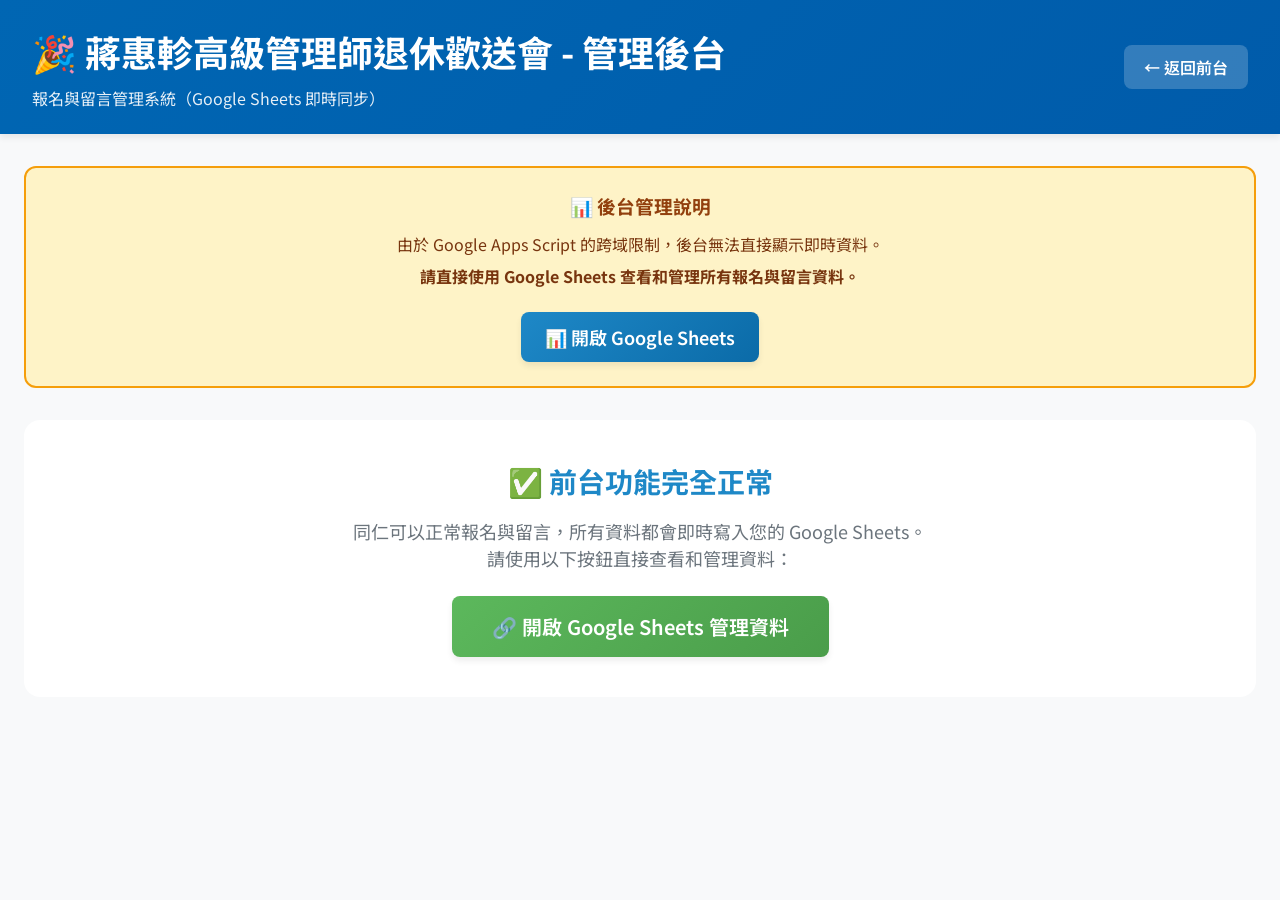
<file: admin.html>
<!DOCTYPE html>
<html lang="zh-TW">
<head>
  <meta charset="UTF-8">
  <meta name="viewport" content="width=device-width, initial-scale=1.0">
  <title>退休歡送會 - 管理後台</title>
  <link rel="stylesheet" href="cht-design-system.css">
  <style>
    * {
      margin: 0;
      padding: 0;
      box-sizing: border-box;
    }
    
    body {
      font-family: var(--cht-font-primary);
      background-color: var(--cht-bg-secondary);
      color: var(--cht-text-primary);
      line-height: var(--cht-leading-normal);
    }
    
    .header {
      background: linear-gradient(135deg, var(--cht-blue-primary), var(--cht-blue-logo));
      color: white;
      padding: 24px 32px;
      box-shadow: var(--cht-shadow-md);
    }
    
    .header h1 {
      font-size: var(--cht-text-3xl);
      font-weight: var(--cht-font-bold);
      margin-bottom: 8px;
    }
    
    .header p {
      opacity: 0.9;
    }
    
    .container {
      max-width: 1400px;
      margin: 0 auto;
      padding: 32px 24px;
    }
    
    .config-notice {
      background: #fef3c7;
      border: 2px solid #f59e0b;
      border-radius: var(--cht-radius-lg);
      padding: 24px;
      margin-bottom: 32px;
      text-align: center;
    }
    
    .config-notice h3 {
      color: #92400e;
      margin-bottom: 12px;
    }
    
    .config-notice p {
      color: #78350f;
      margin-bottom: 8px;
    }
    
    .config-notice code {
      background: white;
      padding: 4px 8px;
      border-radius: 4px;
      font-family: monospace;
      color: #dc2626;
    }
    
    .stats-grid {
      display: grid;
      grid-template-columns: repeat(auto-fit, minmax(240px, 1fr));
      gap: 24px;
      margin-bottom: 32px;
    }
    
    .stat-card {
      background: white;
      padding: 24px;
      border-radius: var(--cht-radius-lg);
      box-shadow: var(--cht-shadow-md);
      border-left: 4px solid var(--cht-innovation-orange);
    }
    
    .stat-card.blue {
      border-left-color: var(--cht-trust-blue);
    }
    
    .stat-card.green {
      border-left-color: var(--cht-accountability-green);
    }
    
    .stat-label {
      font-size: var(--cht-text-sm);
      color: var(--cht-text-secondary);
      margin-bottom: 8px;
    }
    
    .stat-value {
      font-size: var(--cht-text-4xl);
      font-weight: var(--cht-font-bold);
      color: var(--cht-text-primary);
    }
    
    .section {
      background: white;
      border-radius: var(--cht-radius-lg);
      padding: 32px;
      margin-bottom: 32px;
      box-shadow: var(--cht-shadow-md);
    }
    
    .section-title {
      font-size: var(--cht-text-2xl);
      font-weight: var(--cht-font-bold);
      margin-bottom: 24px;
      padding-bottom: 12px;
      border-bottom: 3px solid var(--cht-innovation-orange);
    }
    
    .tabs {
      display: flex;
      gap: 12px;
      margin-bottom: 24px;
      border-bottom: 2px solid var(--cht-border-light);
    }
    
    .tab {
      padding: 12px 24px;
      font-size: var(--cht-text-base);
      font-weight: var(--cht-font-semibold);
      background: none;
      border: none;
      cursor: pointer;
      color: var(--cht-text-secondary);
      border-bottom: 3px solid transparent;
      transition: all 0.3s;
      margin-bottom: -2px;
    }
    
    .tab:hover {
      color: var(--cht-trust-blue);
    }
    
    .tab.active {
      color: var(--cht-trust-blue);
      border-bottom-color: var(--cht-trust-blue);
    }
    
    .tab-content {
      display: none;
    }
    
    .tab-content.active {
      display: block;
    }
    
    .table-wrapper {
      overflow-x: auto;
    }
    
    table {
      width: 100%;
      border-collapse: collapse;
      font-size: var(--cht-text-base);
    }
    
    thead {
      background-color: var(--cht-gray-50);
    }
    
    th {
      padding: 16px 12px;
      text-align: left;
      font-weight: var(--cht-font-semibold);
      color: var(--cht-text-primary);
      border-bottom: 2px solid var(--cht-border-medium);
    }
    
    td {
      padding: 16px 12px;
      border-bottom: 1px solid var(--cht-border-light);
    }
    
    tbody tr:hover {
      background-color: var(--cht-gray-50);
    }
    
    .badge {
      display: inline-block;
      padding: 4px 12px;
      border-radius: var(--cht-radius-md);
      font-size: var(--cht-text-xs);
      font-weight: var(--cht-font-semibold);
    }
    
    .badge-meat {
      background-color: #fef3c7;
      color: #92400e;
    }
    
    .badge-veg {
      background-color: #d1fae5;
      color: #065f46;
    }
    
    .badge-special {
      background-color: #dbeafe;
      color: #1e40af;
    }
    
    .badge-carpool-yes {
      background-color: #fee2e2;
      color: #991b1b;
    }
    
    .badge-carpool-no {
      background-color: var(--cht-gray-100);
      color: var(--cht-gray-700);
    }
    
    .badge-carpool-offer {
      background-color: #dcfce7;
      color: #166534;
    }
    
    .gift-chart {
      margin-top: 24px;
    }
    
    .gift-item {
      margin-bottom: 20px;
    }
    
    .gift-label {
      display: flex;
      justify-content: space-between;
      margin-bottom: 8px;
      font-weight: var(--cht-font-medium);
    }
    
    .gift-bar {
      height: 32px;
      background-color: var(--cht-gray-100);
      border-radius: var(--cht-radius-md);
      overflow: hidden;
      position: relative;
    }
    
    .gift-bar-fill {
      height: 100%;
      background: linear-gradient(90deg, var(--cht-innovation-orange), var(--cht-innovation-light));
      transition: width 0.5s ease;
      display: flex;
      align-items: center;
      justify-content: flex-end;
      padding-right: 12px;
      color: white;
      font-weight: var(--cht-font-bold);
    }
    
    .message-list {
      max-height: 600px;
      overflow-y: auto;
    }
    
    .message-item {
      background: var(--cht-gray-50);
      border-left: 4px solid var(--cht-trust-blue);
      border-radius: var(--cht-radius-md);
      padding: 20px;
      margin-bottom: 16px;
    }
    
    .message-header {
      display: flex;
      justify-content: space-between;
      align-items: center;
      margin-bottom: 12px;
    }
    
    .message-author {
      font-weight: var(--cht-font-bold);
      color: var(--cht-trust-blue);
      font-size: var(--cht-text-lg);
    }
    
    .message-time {
      font-size: var(--cht-text-sm);
      color: var(--cht-text-secondary);
    }
    
    .message-content {
      color: var(--cht-text-primary);
      line-height: 1.6;
      margin-bottom: 8px;
    }
    
    .message-files {
      font-size: var(--cht-text-sm);
      color: var(--cht-text-secondary);
    }
    
    .btn {
      display: inline-block;
      padding: 12px 24px;
      font-size: var(--cht-text-base);
      font-weight: var(--cht-font-semibold);
      font-family: var(--cht-font-primary);
      border: none;
      border-radius: var(--cht-radius-md);
      cursor: pointer;
      transition: all 0.3s;
    }
    
    .btn-primary {
      background: linear-gradient(135deg, var(--cht-trust-blue), var(--cht-trust-dark));
      color: white;
      box-shadow: var(--cht-shadow-md);
    }
    
    .btn-primary:hover {
      transform: translateY(-2px);
      box-shadow: var(--cht-shadow-lg);
    }
    
    .btn-secondary {
      background: linear-gradient(135deg, var(--cht-accountability-green), var(--cht-accountability-dark));
      color: white;
      box-shadow: var(--cht-shadow-md);
    }
    
    .btn-secondary:hover {
      transform: translateY(-2px);
      box-shadow: var(--cht-shadow-lg);
    }
    
    .actions {
      margin-top: 24px;
      display: flex;
      gap: 12px;
      flex-wrap: wrap;
    }
    
    .empty-state {
      text-align: center;
      padding: 48px 24px;
      color: var(--cht-text-secondary);
    }
    
    .empty-state-icon {
      font-size: 64px;
      margin-bottom: 16px;
      opacity: 0.5;
    }
    
    .loading-overlay {
      position: fixed;
      top: 0;
      left: 0;
      right: 0;
      bottom: 0;
      background: rgba(0,0,0,0.5);
      display: flex;
      align-items: center;
      justify-content: center;
      z-index: 9999;
    }
    
    .loading-spinner {
      background: white;
      padding: 32px 48px;
      border-radius: var(--cht-radius-lg);
      text-align: center;
    }
    
    .spinner {
      width: 48px;
      height: 48px;
      border: 4px solid var(--cht-gray-200);
      border-top-color: var(--cht-trust-blue);
      border-radius: 50%;
      animation: spin 1s linear infinite;
      margin: 0 auto 16px;
    }
    
    @keyframes spin {
      to { transform: rotate(360deg); }
    }
    
    @media (max-width: 768px) {
      .container {
        padding: 24px 16px;
      }
      
      .section {
        padding: 24px 16px;
      }
      
      table {
        font-size: var(--cht-text-sm);
      }
      
      th, td {
        padding: 12px 8px;
      }
    }
  </style>
</head>
<body>
  <div class="header">
    <div style="max-width: 1400px; margin: 0 auto; display: flex; justify-content: space-between; align-items: center; flex-wrap: wrap; gap: 16px;">
      <div>
        <h1>🎉 蔣惠軫高級管理師退休歡送會 - 管理後台</h1>
        <p>報名與留言管理系統（Google Sheets 即時同步）</p>
      </div>
      <div>
        <a href="index.html" style="color: white; text-decoration: none; padding: 10px 20px; background: rgba(255,255,255,0.2); border-radius: 8px; font-weight: 600;">← 返回前台</a>
      </div>
    </div>
  </div>

  <div class="container">
    <!-- Configuration Notice -->
    <div class="config-notice" id="configNotice" style="display: block;">
      <h3>📊 後台管理說明</h3>
      <p>由於 Google Apps Script 的跨域限制，後台無法直接顯示即時資料。</p>
      <p><strong>請直接使用 Google Sheets 查看和管理所有報名與留言資料。</strong></p>
      <button class="btn btn-primary" onclick="openGoogleSheets()" style="margin-top: 16px;">📊 開啟 Google Sheets</button>
    </div>

    <div style="background: white; border-radius: 16px; padding: 40px; text-align: center; margin-bottom: 32px;">
      <h2 style="font-size: 28px; font-weight: bold; margin-bottom: 16px; color: var(--cht-trust-blue);">✅ 前台功能完全正常</h2>
      <p style="font-size: 18px; color: var(--cht-text-secondary); margin-bottom: 24px;">
        同仁可以正常報名與留言，所有資料都會即時寫入您的 Google Sheets。<br>
        請使用以下按鈕直接查看和管理資料：
      </p>
      <button class="btn btn-secondary" onclick="openGoogleSheets()" style="font-size: 20px; padding: 16px 40px;">
        🔗 開啟 Google Sheets 管理資料
      </button>
    </div>

    <!-- Statistics - Hidden -->
    <div class="stats-grid" style="display: none;">
      <div class="stat-card">
        <div class="stat-label">總報名人數</div>
        <div class="stat-value" id="totalRegs">-</div>
      </div>
      <div class="stat-card blue">
        <div class="stat-label">總留言數</div>
        <div class="stat-value" id="totalMsgs">-</div>
      </div>
      <div class="stat-card green">
        <div class="stat-label">葷食人數</div>
        <div class="stat-value" id="meatCount">-</div>
      </div>
      <div class="stat-card">
        <div class="stat-label">素食人數</div>
        <div class="stat-value" id="vegCount">-</div>
      </div>
      <div class="stat-card blue">
        <div class="stat-label">需要共乘</div>
        <div class="stat-value" id="carpoolNeed">-</div>
      </div>
      <div class="stat-card green">
        <div class="stat-label">可提供載送</div>
        <div class="stat-value" id="carpoolOffer">-</div>
      </div>
    </div>

    <!-- Main Content - Hidden -->
    <div class="section" style="display: none;">
      <div class="tabs">
        <button class="tab active" data-tab="registrations">報名資訊</button>
        <button class="tab" data-tab="messages">祝福留言</button>
        <button class="tab" data-tab="gifts">禮品統計</button>
      </div>

      <!-- Registrations Tab -->
      <div class="tab-content active" id="registrations">
        <h2 class="section-title">報名資訊列表</h2>
        <div class="table-wrapper">
          <table id="regTable">
            <thead>
              <tr>
                <th>#</th>
                <th>姓名</th>
                <th>部門</th>
                <th>電話</th>
                <th>Email</th>
                <th>餐點</th>
                <th>共乘</th>
                <th>禮品選擇</th>
                <th>備註</th>
                <th>報名時間</th>
              </tr>
            </thead>
            <tbody id="regTableBody">
              <tr><td colspan="10" style="text-align: center; padding: 32px;">載入中...</td></tr>
            </tbody>
          </table>
        </div>
        <div class="actions">
          <button class="btn btn-primary" onclick="exportToCSV('registrations')">📥 匯出報名CSV</button>
          <button class="btn btn-secondary" onclick="window.print()">🖨️ 列印</button>
          <button class="btn btn-primary" onclick="refreshData()">🔄 重新整理</button>
          <button class="btn btn-secondary" onclick="openGoogleSheets()">📊 開啟 Google Sheets</button>
        </div>
      </div>

      <!-- Messages Tab -->
      <div class="tab-content" id="messages">
        <h2 class="section-title">祝福留言列表</h2>
        <div class="message-list" id="messageList">
          <div class="empty-state">
            <div class="empty-state-icon">⏳</div>
            <p>載入中...</p>
          </div>
        </div>
        <div class="actions">
          <button class="btn btn-primary" onclick="exportToCSV('messages')">📥 匯出留言</button>
          <button class="btn btn-secondary" onclick="window.print()">🖨️ 列印留言冊</button>
        </div>
      </div>

      <!-- Gifts Tab -->
      <div class="tab-content" id="gifts">
        <h2 class="section-title">禮品選擇統計</h2>
        <div class="gift-chart" id="giftChart">
          <div class="empty-state">
            <div class="empty-state-icon">⏳</div>
            <p>載入中...</p>
          </div>
        </div>
        <div style="margin-top: 32px;">
          <h3 style="font-size: var(--cht-text-xl); font-weight: var(--cht-font-bold); margin-bottom: 16px;">其他禮品建議</h3>
          <div id="giftSuggestions"></div>
        </div>
      </div>
    </div>
  </div>

  <!-- Loading Overlay -->
  <div class="loading-overlay" id="loadingOverlay" style="display: none;">
    <div class="loading-spinner">
      <div class="spinner"></div>
      <p>載入資料中...</p>
    </div>
  </div>

  <script>
    // ⚠️ 請在此設定您的 Google Sheets 網址
    const GOOGLE_SHEETS_URL = 'https://docs.google.com/spreadsheets/d/YOUR_SHEET_ID/edit';
    
    // Open Google Sheets
    function openGoogleSheets() {
      if (GOOGLE_SHEETS_URL.includes('YOUR_SHEET_ID')) {
        const url = prompt('請輸入您的 Google Sheets 網址：', '');
        if (url) {
          window.open(url, '_blank');
        } else {
          alert('請先設定 Google Sheets 網址，或手動開啟您的試算表。');
        }
      } else {
        window.open(GOOGLE_SHEETS_URL, '_blank');
      }
    }
    
    // Tab switching
    document.querySelectorAll('.tab').forEach(tab => {
      tab.addEventListener('click', function() {
        const targetTab = this.dataset.tab;
        
        document.querySelectorAll('.tab').forEach(t => t.classList.remove('active'));
        this.classList.add('active');
        
        document.querySelectorAll('.tab-content').forEach(c => c.classList.remove('active'));
        document.getElementById(targetTab).classList.add('active');
      });
    });
    
    // Removed - use Google Sheets directly for data management
    
    // Update statistics
    function updateStats() {
      const regs = allData.registrations || [];
      const msgs = allData.messages || [];
      
      document.getElementById('totalRegs').textContent = regs.length;
      document.getElementById('totalMsgs').textContent = msgs.length;
      
      const meatCount = regs.filter(r => r['餐點'] === '葷食').length;
      const vegCount = regs.filter(r => r['餐點'] === '素食').length;
      const carpoolNeed = regs.filter(r => r['共乘'] === '需要').length;
      const carpoolOffer = regs.filter(r => r['共乘'] === '可提供').length;
      
      document.getElementById('meatCount').textContent = meatCount;
      document.getElementById('vegCount').textContent = vegCount;
      document.getElementById('carpoolNeed').textContent = carpoolNeed;
      document.getElementById('carpoolOffer').textContent = carpoolOffer;
    }
    
    // Render registrations table
    function renderRegistrations() {
      const tbody = document.getElementById('regTableBody');
      const regs = allData.registrations || [];
      
      if (regs.length === 0) {
        tbody.innerHTML = '<tr><td colspan="10" style="text-align: center; padding: 32px; color: var(--cht-text-secondary);">尚無報名資料</td></tr>';
        return;
      }
      
      tbody.innerHTML = regs.map((reg, index) => {
        const mealType = reg['餐點'] || '';
        const mealBadge = mealType === '葷食' ? 'badge-meat' : 
                         mealType === '素食' ? 'badge-veg' : 'badge-special';
        
        const carpool = reg['共乘'] || '';
        const carpoolBadge = carpool === '需要' ? 'badge-carpool-yes' :
                            carpool === '可提供' ? 'badge-carpool-offer' : 'badge-carpool-no';
        
        const timestamp = reg['時間戳記'] ? new Date(reg['時間戳記']).toLocaleString('zh-TW') : '';
        
        return `
          <tr>
            <td>${index + 1}</td>
            <td><strong>${reg['姓名'] || ''}</strong></td>
            <td>${reg['部門'] || ''}</td>
            <td>${reg['電話'] || ''}</td>
            <td>${reg['Email'] || ''}</td>
            <td><span class="badge ${mealBadge}">${mealType}</span></td>
            <td><span class="badge ${carpoolBadge}">${carpool}</span></td>
            <td>${reg['禮品選擇'] || '-'}</td>
            <td>${reg['備註'] || '-'}</td>
            <td>${timestamp}</td>
          </tr>
        `;
      }).join('');
    }
    
    // Render messages
    function renderMessages() {
      const container = document.getElementById('messageList');
      const msgs = allData.messages || [];
      
      if (msgs.length === 0) {
        container.innerHTML = `
          <div class="empty-state">
            <div class="empty-state-icon">💌</div>
            <p>尚無祝福留言</p>
          </div>
        `;
        return;
      }
      
      container.innerHTML = msgs.map((msg, index) => {
        const timestamp = msg['時間戳記'] ? new Date(msg['時間戳記']).toLocaleString('zh-TW') : '';
        const files = msg['附件檔名'] || '';
        const filesHtml = files ? `<div class="message-files">📎 附件：${files}</div>` : '';
        
        return `
          <div class="message-item">
            <div class="message-header">
              <div class="message-author">${msg['姓名'] || ''}</div>
              <div class="message-time">${timestamp}</div>
            </div>
            <div class="message-content">${msg['留言內容'] || ''}</div>
            ${filesHtml}
          </div>
        `;
      }).join('');
    }
    
    // Render gift statistics
    function renderGiftStats() {
      const container = document.getElementById('giftChart');
      const votes = allData.giftVotes || {};
      const total = Object.values(votes).reduce((a, b) => a + b, 0);
      
      if (total === 0) {
        container.innerHTML = `
          <div class="empty-state">
            <div class="empty-state-icon">🎁</div>
            <p>尚無禮品選擇資料</p>
          </div>
        `;
      } else {
        container.innerHTML = Object.entries(votes)
          .filter(([gift, count]) => count > 0)
          .map(([gift, count]) => {
            const percentage = total > 0 ? (count / total * 100).toFixed(1) : 0;
            return `
              <div class="gift-item">
                <div class="gift-label">
                  <span>${gift}</span>
                  <span>${count} 票 (${percentage}%)</span>
                </div>
                <div class="gift-bar">
                  <div class="gift-bar-fill" style="width: ${percentage}%">
                    ${count}
                  </div>
                </div>
              </div>
            `;
          }).join('');
      }
      
      // Show gift suggestions
      const suggestionsContainer = document.getElementById('giftSuggestions');
      const regs = allData.registrations || [];
      const suggestions = regs
        .filter(r => r['禮品建議'] && r['禮品建議'].trim())
        .map(r => ({ name: r['姓名'], suggestion: r['禮品建議'] }));
      
      if (suggestions.length === 0) {
        suggestionsContainer.innerHTML = '<p style="color: var(--cht-text-secondary);">尚無其他禮品建議</p>';
      } else {
        suggestionsContainer.innerHTML = suggestions.map(s => 
          `<div class="message-item">
            <div class="message-author">${s.name}</div>
            <div class="message-content">${s.suggestion}</div>
          </div>`
        ).join('');
      }
    }
    
    // Export to CSV
    function exportToCSV(type) {
      let csv = '';
      let filename = '';
      
      if (type === 'registrations') {
        csv = '編號,姓名,部門,電話,Email,餐點,共乘,禮品選擇,禮品建議,備註,報名時間\n';
        const regs = allData.registrations || [];
        regs.forEach((reg, index) => {
          const timestamp = reg['時間戳記'] ? new Date(reg['時間戳記']).toLocaleString('zh-TW') : '';
          csv += `${index + 1},"${reg['姓名'] || ''}","${reg['部門'] || ''}","${reg['電話'] || ''}","${reg['Email'] || ''}","${reg['餐點'] || ''}","${reg['共乘'] || ''}","${reg['禮品選擇'] || ''}","${reg['禮品建議'] || ''}","${reg['備註'] || ''}","${timestamp}"\n`;
        });
        filename = '退休歡送會報名資料.csv';
      } else if (type === 'messages') {
        csv = '編號,姓名,留言內容,附件,日期\n';
        const msgs = allData.messages || [];
        msgs.forEach((msg, index) => {
          const timestamp = msg['時間戳記'] ? new Date(msg['時間戳記']).toLocaleString('zh-TW') : '';
          const files = msg['附件檔名'] || '';
          const content = (msg['留言內容'] || '').replace(/"/g, '""');
          csv += `${index + 1},"${msg['姓名'] || ''}","${content}","${files}","${timestamp}"\n`;
        });
        filename = '退休歡送會祝福留言.csv';
      }
      
      // Add BOM for Excel to recognize UTF-8
      const BOM = '\uFEFF';
      const blob = new Blob([BOM + csv], { type: 'text/csv;charset=utf-8;' });
      const link = document.createElement('a');
      link.href = URL.createObjectURL(blob);
      link.download = filename;
      link.click();
    }
    
    // Initialize - hide loading overlay immediately
    document.getElementById('loadingOverlay').style.display = 'none';
  </script>
</body>
</html>
</file>
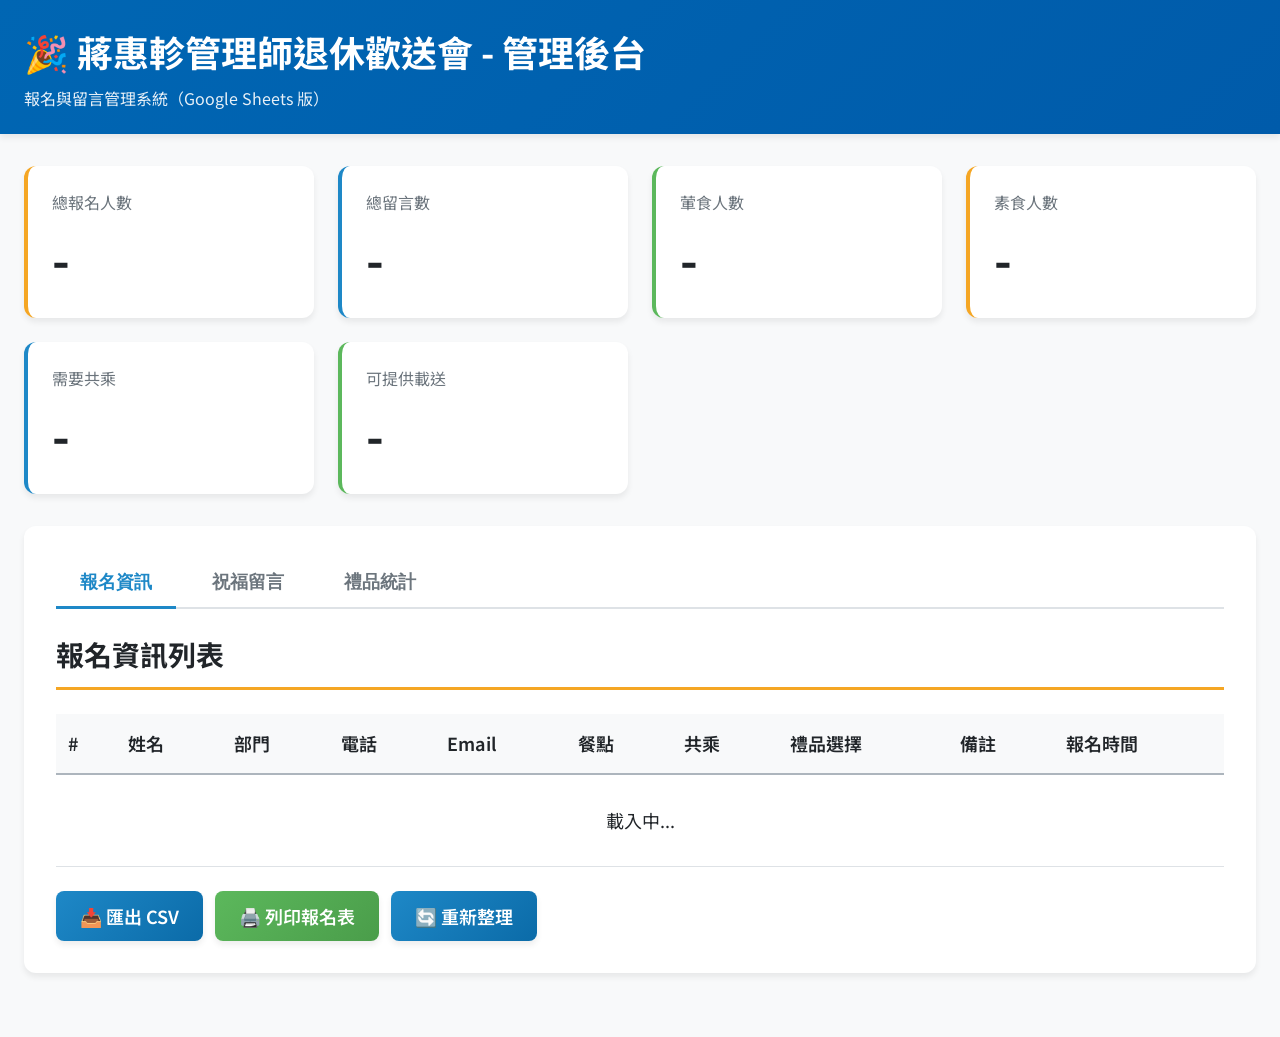
<file: 管理後台_Google版.html>
<!DOCTYPE html>
<html lang="zh-TW">
<head>
  <meta charset="UTF-8">
  <meta name="viewport" content="width=device-width, initial-scale=1.0">
  <title>退休歡送會 - 管理後台</title>
  <link rel="stylesheet" href="cht-design-system.css">
  <style>
    * {
      margin: 0;
      padding: 0;
      box-sizing: border-box;
    }
    
    body {
      font-family: var(--cht-font-primary);
      background-color: var(--cht-bg-secondary);
      color: var(--cht-text-primary);
      line-height: var(--cht-leading-normal);
    }
    
    .header {
      background: linear-gradient(135deg, var(--cht-blue-primary), var(--cht-blue-logo));
      color: white;
      padding: 24px;
      box-shadow: var(--cht-shadow-md);
    }
    
    .header h1 {
      font-size: var(--cht-text-3xl);
      font-weight: var(--cht-font-bold);
      margin-bottom: 8px;
    }
    
    .header p {
      opacity: 0.9;
    }
    
    .container {
      max-width: 1400px;
      margin: 0 auto;
      padding: 32px 24px;
    }
    
    .config-notice {
      background: #fef3c7;
      border: 2px solid #f59e0b;
      border-radius: var(--cht-radius-lg);
      padding: 24px;
      margin-bottom: 32px;
      text-align: center;
    }
    
    .config-notice h3 {
      color: #92400e;
      margin-bottom: 12px;
    }
    
    .config-notice p {
      color: #78350f;
      margin-bottom: 8px;
    }
    
    .config-notice code {
      background: white;
      padding: 4px 8px;
      border-radius: 4px;
      font-family: monospace;
      color: #dc2626;
    }
    
    .stats-grid {
      display: grid;
      grid-template-columns: repeat(auto-fit, minmax(240px, 1fr));
      gap: 24px;
      margin-bottom: 32px;
    }
    
    .stat-card {
      background: white;
      padding: 24px;
      border-radius: var(--cht-radius-lg);
      box-shadow: var(--cht-shadow-md);
      border-left: 4px solid var(--cht-innovation-orange);
    }
    
    .stat-card.blue {
      border-left-color: var(--cht-trust-blue);
    }
    
    .stat-card.green {
      border-left-color: var(--cht-accountability-green);
    }
    
    .stat-label {
      font-size: var(--cht-text-sm);
      color: var(--cht-text-secondary);
      margin-bottom: 8px;
    }
    
    .stat-value {
      font-size: var(--cht-text-4xl);
      font-weight: var(--cht-font-bold);
      color: var(--cht-text-primary);
    }
    
    .section {
      background: white;
      border-radius: var(--cht-radius-lg);
      padding: 32px;
      margin-bottom: 32px;
      box-shadow: var(--cht-shadow-md);
    }
    
    .section-title {
      font-size: var(--cht-text-2xl);
      font-weight: var(--cht-font-bold);
      margin-bottom: 24px;
      padding-bottom: 12px;
      border-bottom: 3px solid var(--cht-innovation-orange);
    }
    
    .tabs {
      display: flex;
      gap: 12px;
      margin-bottom: 24px;
      border-bottom: 2px solid var(--cht-border-light);
    }
    
    .tab {
      padding: 12px 24px;
      font-size: var(--cht-text-base);
      font-weight: var(--cht-font-semibold);
      background: none;
      border: none;
      cursor: pointer;
      color: var(--cht-text-secondary);
      border-bottom: 3px solid transparent;
      transition: all 0.3s;
      margin-bottom: -2px;
    }
    
    .tab:hover {
      color: var(--cht-trust-blue);
    }
    
    .tab.active {
      color: var(--cht-trust-blue);
      border-bottom-color: var(--cht-trust-blue);
    }
    
    .tab-content {
      display: none;
    }
    
    .tab-content.active {
      display: block;
    }
    
    .table-wrapper {
      overflow-x: auto;
    }
    
    table {
      width: 100%;
      border-collapse: collapse;
      font-size: var(--cht-text-base);
    }
    
    thead {
      background-color: var(--cht-gray-50);
    }
    
    th {
      padding: 16px 12px;
      text-align: left;
      font-weight: var(--cht-font-semibold);
      color: var(--cht-text-primary);
      border-bottom: 2px solid var(--cht-border-medium);
    }
    
    td {
      padding: 16px 12px;
      border-bottom: 1px solid var(--cht-border-light);
    }
    
    tbody tr:hover {
      background-color: var(--cht-gray-50);
    }
    
    .badge {
      display: inline-block;
      padding: 4px 12px;
      border-radius: var(--cht-radius-md);
      font-size: var(--cht-text-xs);
      font-weight: var(--cht-font-semibold);
    }
    
    .badge-meat {
      background-color: #fef3c7;
      color: #92400e;
    }
    
    .badge-veg {
      background-color: #d1fae5;
      color: #065f46;
    }
    
    .badge-special {
      background-color: #dbeafe;
      color: #1e40af;
    }
    
    .badge-carpool-yes {
      background-color: #fee2e2;
      color: #991b1b;
    }
    
    .badge-carpool-no {
      background-color: var(--cht-gray-100);
      color: var(--cht-gray-700);
    }
    
    .badge-carpool-offer {
      background-color: #dcfce7;
      color: #166534;
    }
    
    .gift-chart {
      margin-top: 24px;
    }
    
    .gift-item {
      margin-bottom: 20px;
    }
    
    .gift-label {
      display: flex;
      justify-content: space-between;
      margin-bottom: 8px;
      font-weight: var(--cht-font-medium);
    }
    
    .gift-bar {
      height: 32px;
      background-color: var(--cht-gray-100);
      border-radius: var(--cht-radius-md);
      overflow: hidden;
      position: relative;
    }
    
    .gift-bar-fill {
      height: 100%;
      background: linear-gradient(90deg, var(--cht-innovation-orange), var(--cht-innovation-light));
      transition: width 0.5s ease;
      display: flex;
      align-items: center;
      justify-content: flex-end;
      padding-right: 12px;
      color: white;
      font-weight: var(--cht-font-bold);
    }
    
    .message-list {
      max-height: 600px;
      overflow-y: auto;
    }
    
    .message-item {
      background: var(--cht-gray-50);
      border-left: 4px solid var(--cht-trust-blue);
      border-radius: var(--cht-radius-md);
      padding: 20px;
      margin-bottom: 16px;
    }
    
    .message-header {
      display: flex;
      justify-content: space-between;
      align-items: center;
      margin-bottom: 12px;
    }
    
    .message-author {
      font-weight: var(--cht-font-bold);
      color: var(--cht-trust-blue);
      font-size: var(--cht-text-lg);
    }
    
    .message-time {
      font-size: var(--cht-text-sm);
      color: var(--cht-text-secondary);
    }
    
    .message-content {
      color: var(--cht-text-primary);
      line-height: 1.6;
      margin-bottom: 8px;
    }
    
    .message-files {
      font-size: var(--cht-text-sm);
      color: var(--cht-text-secondary);
    }
    
    .btn {
      display: inline-block;
      padding: 12px 24px;
      font-size: var(--cht-text-base);
      font-weight: var(--cht-font-semibold);
      font-family: var(--cht-font-primary);
      border: none;
      border-radius: var(--cht-radius-md);
      cursor: pointer;
      transition: all 0.3s;
    }
    
    .btn-primary {
      background: linear-gradient(135deg, var(--cht-trust-blue), var(--cht-trust-dark));
      color: white;
      box-shadow: var(--cht-shadow-md);
    }
    
    .btn-primary:hover {
      transform: translateY(-2px);
      box-shadow: var(--cht-shadow-lg);
    }
    
    .btn-secondary {
      background: linear-gradient(135deg, var(--cht-accountability-green), var(--cht-accountability-dark));
      color: white;
      box-shadow: var(--cht-shadow-md);
    }
    
    .btn-secondary:hover {
      transform: translateY(-2px);
      box-shadow: var(--cht-shadow-lg);
    }
    
    .actions {
      margin-top: 24px;
      display: flex;
      gap: 12px;
      flex-wrap: wrap;
    }
    
    .empty-state {
      text-align: center;
      padding: 48px 24px;
      color: var(--cht-text-secondary);
    }
    
    .empty-state-icon {
      font-size: 64px;
      margin-bottom: 16px;
      opacity: 0.5;
    }
    
    .loading-overlay {
      position: fixed;
      top: 0;
      left: 0;
      right: 0;
      bottom: 0;
      background: rgba(0,0,0,0.5);
      display: flex;
      align-items: center;
      justify-content: center;
      z-index: 9999;
    }
    
    .loading-spinner {
      background: white;
      padding: 32px 48px;
      border-radius: var(--cht-radius-lg);
      text-align: center;
    }
    
    .spinner {
      width: 48px;
      height: 48px;
      border: 4px solid var(--cht-gray-200);
      border-top-color: var(--cht-trust-blue);
      border-radius: 50%;
      animation: spin 1s linear infinite;
      margin: 0 auto 16px;
    }
    
    @keyframes spin {
      to { transform: rotate(360deg); }
    }
    
    @media (max-width: 768px) {
      .container {
        padding: 24px 16px;
      }
      
      .section {
        padding: 24px 16px;
      }
      
      table {
        font-size: var(--cht-text-sm);
      }
      
      th, td {
        padding: 12px 8px;
      }
    }
  </style>
</head>
<body>
  <div class="header">
    <h1>🎉 蔣惠軫管理師退休歡送會 - 管理後台</h1>
    <p>報名與留言管理系統（Google Sheets 版）</p>
  </div>

  <div class="container">
    <!-- Configuration Notice -->
    <div class="config-notice" id="configNotice">
      <h3>⚙️ 設定提醒</h3>
      <p>請先完成 Google Sheets 設定，並在程式碼中更新 <code>GOOGLE_SCRIPT_URL</code></p>
      <p>詳細步驟請參考：<strong>Google Sheets 設定步驟.md</strong></p>
    </div>

    <!-- Statistics -->
    <div class="stats-grid">
      <div class="stat-card">
        <div class="stat-label">總報名人數</div>
        <div class="stat-value" id="totalRegs">-</div>
      </div>
      <div class="stat-card blue">
        <div class="stat-label">總留言數</div>
        <div class="stat-value" id="totalMsgs">-</div>
      </div>
      <div class="stat-card green">
        <div class="stat-label">葷食人數</div>
        <div class="stat-value" id="meatCount">-</div>
      </div>
      <div class="stat-card">
        <div class="stat-label">素食人數</div>
        <div class="stat-value" id="vegCount">-</div>
      </div>
      <div class="stat-card blue">
        <div class="stat-label">需要共乘</div>
        <div class="stat-value" id="carpoolNeed">-</div>
      </div>
      <div class="stat-card green">
        <div class="stat-label">可提供載送</div>
        <div class="stat-value" id="carpoolOffer">-</div>
      </div>
    </div>

    <!-- Main Content -->
    <div class="section">
      <div class="tabs">
        <button class="tab active" data-tab="registrations">報名資訊</button>
        <button class="tab" data-tab="messages">祝福留言</button>
        <button class="tab" data-tab="gifts">禮品統計</button>
      </div>

      <!-- Registrations Tab -->
      <div class="tab-content active" id="registrations">
        <h2 class="section-title">報名資訊列表</h2>
        <div class="table-wrapper">
          <table id="regTable">
            <thead>
              <tr>
                <th>#</th>
                <th>姓名</th>
                <th>部門</th>
                <th>電話</th>
                <th>Email</th>
                <th>餐點</th>
                <th>共乘</th>
                <th>禮品選擇</th>
                <th>備註</th>
                <th>報名時間</th>
              </tr>
            </thead>
            <tbody id="regTableBody">
              <tr><td colspan="10" style="text-align: center; padding: 32px;">載入中...</td></tr>
            </tbody>
          </table>
        </div>
        <div class="actions">
          <button class="btn btn-primary" onclick="exportToCSV('registrations')">📥 匯出 CSV</button>
          <button class="btn btn-secondary" onclick="window.print()">🖨️ 列印報名表</button>
          <button class="btn btn-primary" onclick="refreshData()">🔄 重新整理</button>
        </div>
      </div>

      <!-- Messages Tab -->
      <div class="tab-content" id="messages">
        <h2 class="section-title">祝福留言列表</h2>
        <div class="message-list" id="messageList">
          <div class="empty-state">
            <div class="empty-state-icon">⏳</div>
            <p>載入中...</p>
          </div>
        </div>
        <div class="actions">
          <button class="btn btn-primary" onclick="exportToCSV('messages')">📥 匯出留言</button>
          <button class="btn btn-secondary" onclick="window.print()">🖨️ 列印留言冊</button>
        </div>
      </div>

      <!-- Gifts Tab -->
      <div class="tab-content" id="gifts">
        <h2 class="section-title">禮品選擇統計</h2>
        <div class="gift-chart" id="giftChart">
          <div class="empty-state">
            <div class="empty-state-icon">⏳</div>
            <p>載入中...</p>
          </div>
        </div>
        <div style="margin-top: 32px;">
          <h3 style="font-size: var(--cht-text-xl); font-weight: var(--cht-font-bold); margin-bottom: 16px;">其他禮品建議</h3>
          <div id="giftSuggestions"></div>
        </div>
      </div>
    </div>
  </div>

  <!-- Loading Overlay -->
  <div class="loading-overlay" id="loadingOverlay" style="display: none;">
    <div class="loading-spinner">
      <div class="spinner"></div>
      <p>載入資料中...</p>
    </div>
  </div>

  <script>
    // ⚠️ 請在此設定您的 Google Apps Script 部署網址
    const GOOGLE_SCRIPT_URL = 'https://script.google.com/macros/s/AKfycbzqA-9dRvDdibt6veSpMGQagAi0pEvKd5xXcuzCKwIkMeJgmUAR2JbIH1KfjV-cYZWtyQ/exec';
    
    // Check if configured
    if (GOOGLE_SCRIPT_URL === 'YOUR_GOOGLE_SCRIPT_URL_HERE') {
      console.warn('請先設定 GOOGLE_SCRIPT_URL');
    } else {
      document.getElementById('configNotice').style.display = 'none';
    }
    
    let allData = {
      registrations: [],
      messages: [],
      giftVotes: {}
    };
    
    // Tab switching
    document.querySelectorAll('.tab').forEach(tab => {
      tab.addEventListener('click', function() {
        const targetTab = this.dataset.tab;
        
        document.querySelectorAll('.tab').forEach(t => t.classList.remove('active'));
        this.classList.add('active');
        
        document.querySelectorAll('.tab-content').forEach(c => c.classList.remove('active'));
        document.getElementById(targetTab).classList.add('active');
      });
    });
    
    // Load data from Google Sheets
    async function loadData() {
      try {
        document.getElementById('loadingOverlay').style.display = 'flex';
        
        const response = await fetch(GOOGLE_SCRIPT_URL);
        const result = await response.json();
        
        if (result.success && result.data) {
          allData = result.data;
          updateStats();
          renderRegistrations();
          renderMessages();
          renderGiftStats();
        } else {
          throw new Error(result.message || '載入資料失敗');
        }
      } catch (error) {
        console.error('載入資料失敗：', error);
        alert('載入資料失敗：' + error.message);
      } finally {
        document.getElementById('loadingOverlay').style.display = 'none';
      }
    }
    
    // Refresh data
    function refreshData() {
      loadData();
    }
    
    // Update statistics
    function updateStats() {
      const regs = allData.registrations || [];
      const msgs = allData.messages || [];
      
      document.getElementById('totalRegs').textContent = regs.length;
      document.getElementById('totalMsgs').textContent = msgs.length;
      
      const meatCount = regs.filter(r => r['餐點'] === '葷食').length;
      const vegCount = regs.filter(r => r['餐點'] === '素食').length;
      const carpoolNeed = regs.filter(r => r['共乘'] === '需要').length;
      const carpoolOffer = regs.filter(r => r['共乘'] === '可提供').length;
      
      document.getElementById('meatCount').textContent = meatCount;
      document.getElementById('vegCount').textContent = vegCount;
      document.getElementById('carpoolNeed').textContent = carpoolNeed;
      document.getElementById('carpoolOffer').textContent = carpoolOffer;
    }
    
    // Render registrations table
    function renderRegistrations() {
      const tbody = document.getElementById('regTableBody');
      const regs = allData.registrations || [];
      
      if (regs.length === 0) {
        tbody.innerHTML = '<tr><td colspan="10" style="text-align: center; padding: 32px; color: var(--cht-text-secondary);">尚無報名資料</td></tr>';
        return;
      }
      
      tbody.innerHTML = regs.map((reg, index) => {
        const mealType = reg['餐點'] || '';
        const mealBadge = mealType === '葷食' ? 'badge-meat' : 
                         mealType === '素食' ? 'badge-veg' : 'badge-special';
        
        const carpool = reg['共乘'] || '';
        const carpoolBadge = carpool === '需要' ? 'badge-carpool-yes' :
                            carpool === '可提供' ? 'badge-carpool-offer' : 'badge-carpool-no';
        
        const timestamp = reg['時間戳記'] ? new Date(reg['時間戳記']).toLocaleString('zh-TW') : '';
        
        return `
          <tr>
            <td>${index + 1}</td>
            <td><strong>${reg['姓名'] || ''}</strong></td>
            <td>${reg['部門'] || ''}</td>
            <td>${reg['電話'] || ''}</td>
            <td>${reg['Email'] || ''}</td>
            <td><span class="badge ${mealBadge}">${mealType}</span></td>
            <td><span class="badge ${carpoolBadge}">${carpool}</span></td>
            <td>${reg['禮品選擇'] || '-'}</td>
            <td>${reg['備註'] || '-'}</td>
            <td>${timestamp}</td>
          </tr>
        `;
      }).join('');
    }
    
    // Render messages
    function renderMessages() {
      const container = document.getElementById('messageList');
      const msgs = allData.messages || [];
      
      if (msgs.length === 0) {
        container.innerHTML = `
          <div class="empty-state">
            <div class="empty-state-icon">💌</div>
            <p>尚無祝福留言</p>
          </div>
        `;
        return;
      }
      
      container.innerHTML = msgs.map((msg, index) => {
        const timestamp = msg['時間戳記'] ? new Date(msg['時間戳記']).toLocaleString('zh-TW') : '';
        const files = msg['附件檔名'] || '';
        const filesHtml = files ? `<div class="message-files">📎 附件：${files}</div>` : '';
        
        return `
          <div class="message-item">
            <div class="message-header">
              <div class="message-author">${msg['姓名'] || ''}</div>
              <div class="message-time">${timestamp}</div>
            </div>
            <div class="message-content">${msg['留言內容'] || ''}</div>
            ${filesHtml}
          </div>
        `;
      }).join('');
    }
    
    // Render gift statistics
    function renderGiftStats() {
      const container = document.getElementById('giftChart');
      const votes = allData.giftVotes || {};
      const total = Object.values(votes).reduce((a, b) => a + b, 0);
      
      if (total === 0) {
        container.innerHTML = `
          <div class="empty-state">
            <div class="empty-state-icon">🎁</div>
            <p>尚無禮品選擇資料</p>
          </div>
        `;
      } else {
        container.innerHTML = Object.entries(votes)
          .filter(([gift, count]) => count > 0)
          .map(([gift, count]) => {
            const percentage = total > 0 ? (count / total * 100).toFixed(1) : 0;
            return `
              <div class="gift-item">
                <div class="gift-label">
                  <span>${gift}</span>
                  <span>${count} 票 (${percentage}%)</span>
                </div>
                <div class="gift-bar">
                  <div class="gift-bar-fill" style="width: ${percentage}%">
                    ${count}
                  </div>
                </div>
              </div>
            `;
          }).join('');
      }
      
      // Show gift suggestions
      const suggestionsContainer = document.getElementById('giftSuggestions');
      const regs = allData.registrations || [];
      const suggestions = regs
        .filter(r => r['禮品建議'] && r['禮品建議'].trim())
        .map(r => ({ name: r['姓名'], suggestion: r['禮品建議'] }));
      
      if (suggestions.length === 0) {
        suggestionsContainer.innerHTML = '<p style="color: var(--cht-text-secondary);">尚無其他禮品建議</p>';
      } else {
        suggestionsContainer.innerHTML = suggestions.map(s => 
          `<div class="message-item">
            <div class="message-author">${s.name}</div>
            <div class="message-content">${s.suggestion}</div>
          </div>`
        ).join('');
      }
    }
    
    // Export to CSV
    function exportToCSV(type) {
      let csv = '';
      let filename = '';
      
      if (type === 'registrations') {
        csv = '編號,姓名,部門,電話,Email,餐點,共乘,禮品選擇,禮品建議,備註,報名時間\n';
        const regs = allData.registrations || [];
        regs.forEach((reg, index) => {
          const timestamp = reg['時間戳記'] ? new Date(reg['時間戳記']).toLocaleString('zh-TW') : '';
          csv += `${index + 1},"${reg['姓名'] || ''}","${reg['部門'] || ''}","${reg['電話'] || ''}","${reg['Email'] || ''}","${reg['餐點'] || ''}","${reg['共乘'] || ''}","${reg['禮品選擇'] || ''}","${reg['禮品建議'] || ''}","${reg['備註'] || ''}","${timestamp}"\n`;
        });
        filename = '退休歡送會報名資料.csv';
      } else if (type === 'messages') {
        csv = '編號,姓名,留言內容,附件,日期\n';
        const msgs = allData.messages || [];
        msgs.forEach((msg, index) => {
          const timestamp = msg['時間戳記'] ? new Date(msg['時間戳記']).toLocaleString('zh-TW') : '';
          const files = msg['附件檔名'] || '';
          const content = (msg['留言內容'] || '').replace(/"/g, '""');
          csv += `${index + 1},"${msg['姓名'] || ''}","${content}","${files}","${timestamp}"\n`;
        });
        filename = '退休歡送會祝福留言.csv';
      }
      
      // Add BOM for Excel to recognize UTF-8
      const BOM = '\uFEFF';
      const blob = new Blob([BOM + csv], { type: 'text/csv;charset=utf-8;' });
      const link = document.createElement('a');
      link.href = URL.createObjectURL(blob);
      link.download = filename;
      link.click();
    }
    
    // Initialize
    loadData();
    
    // Auto refresh every 30 seconds
    setInterval(loadData, 30000);
  </script>
</body>
</html>
</file>
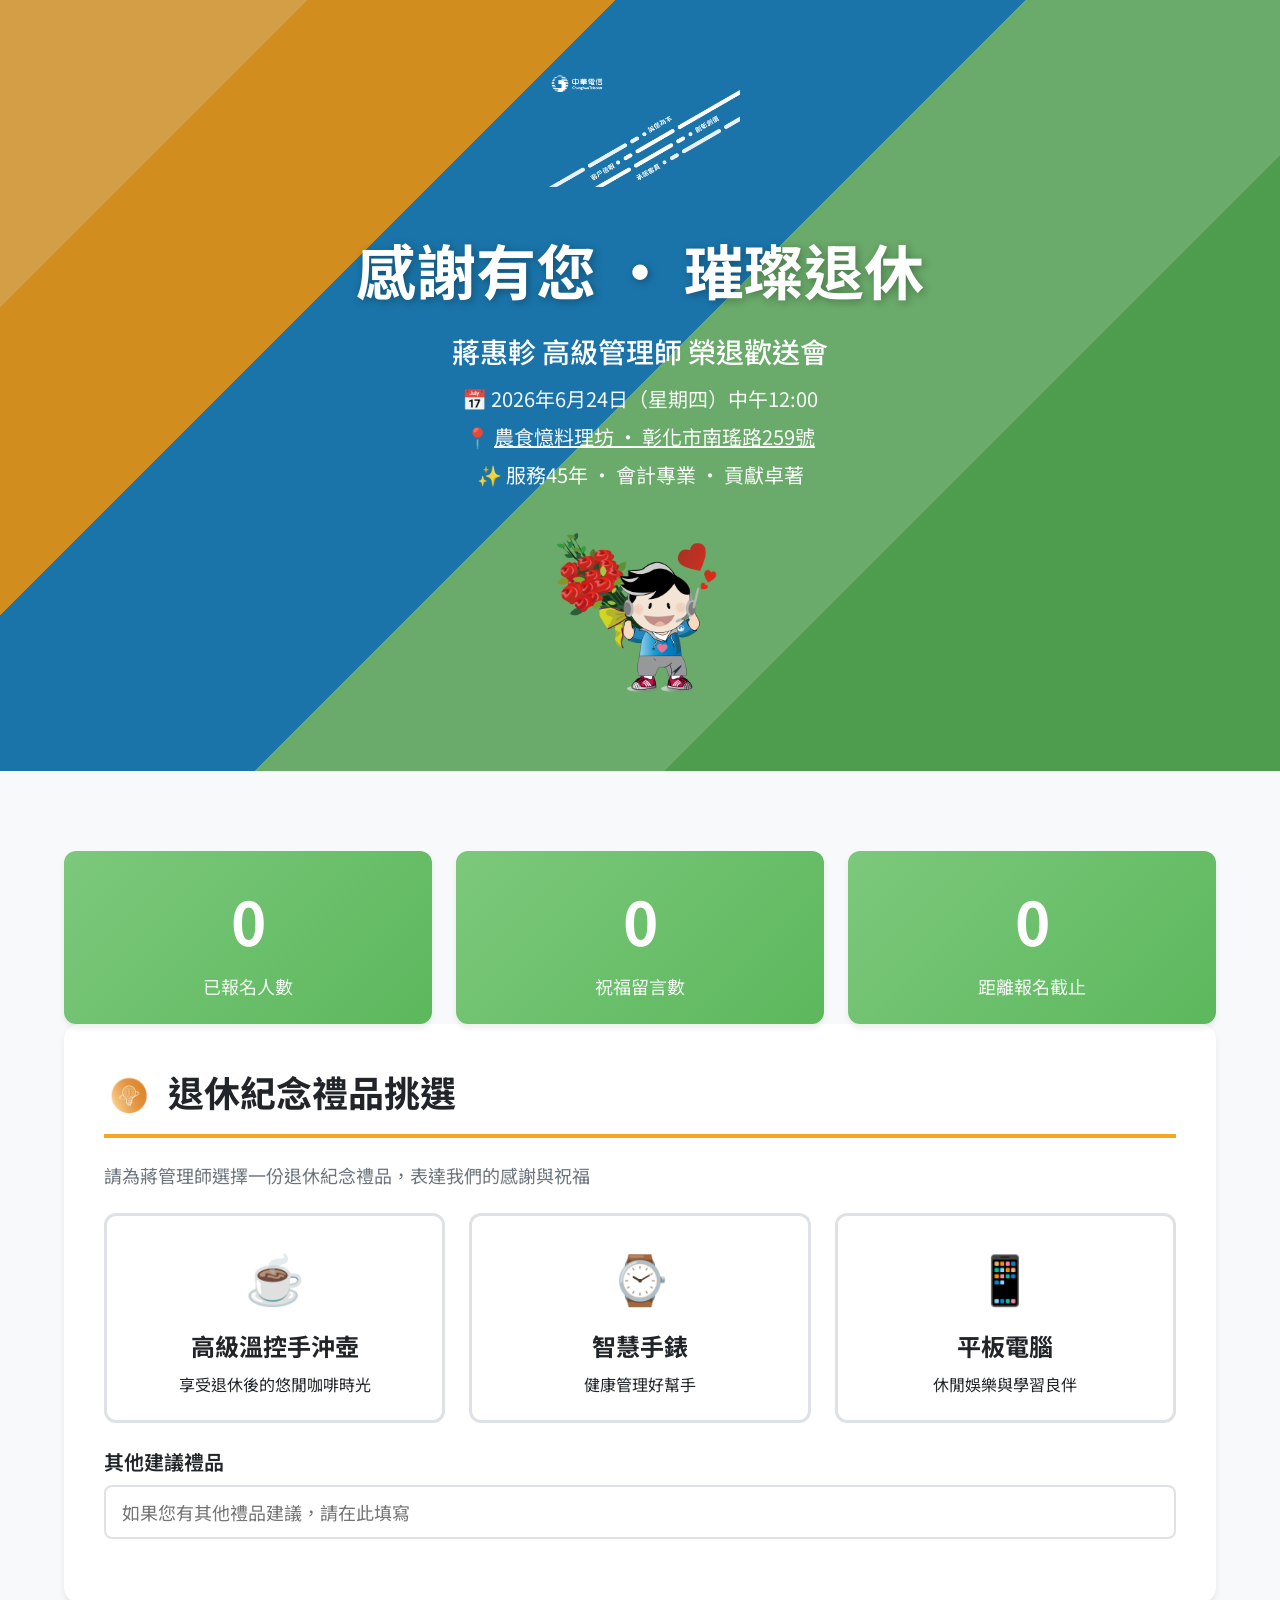
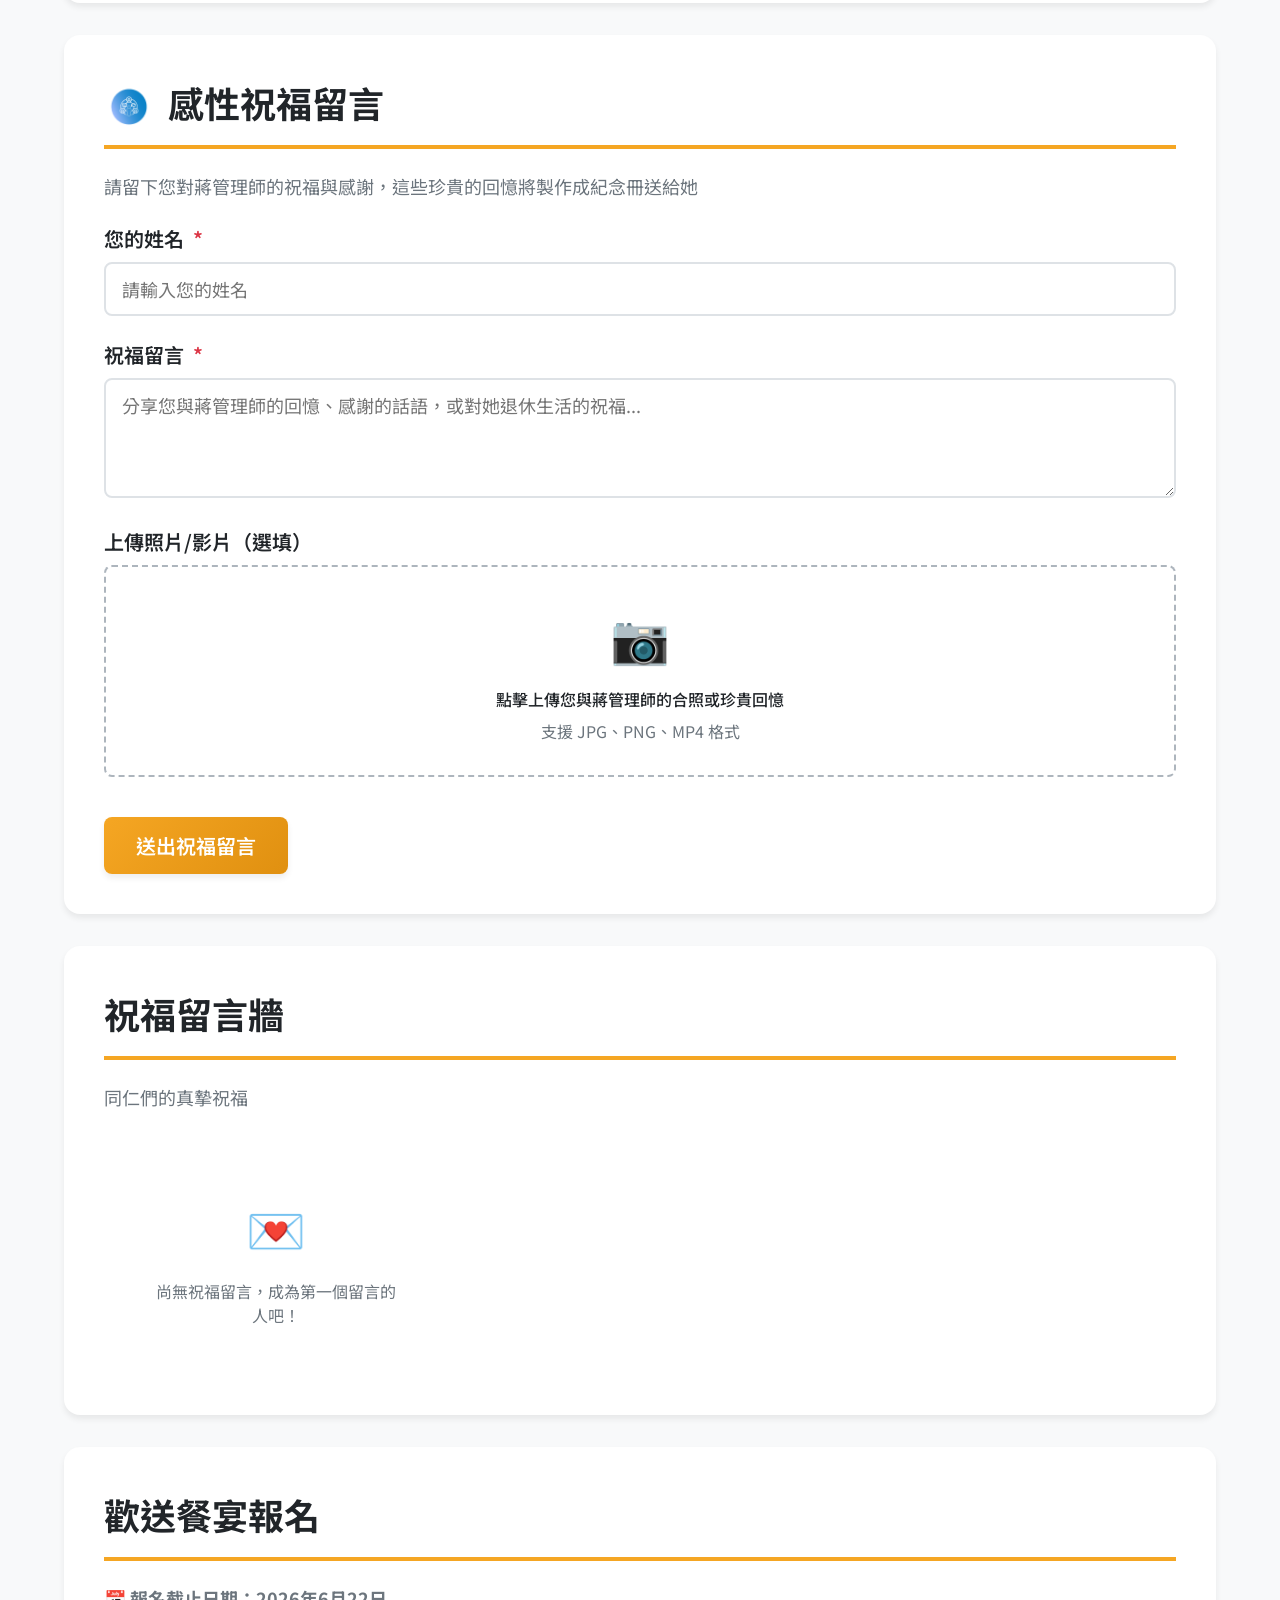
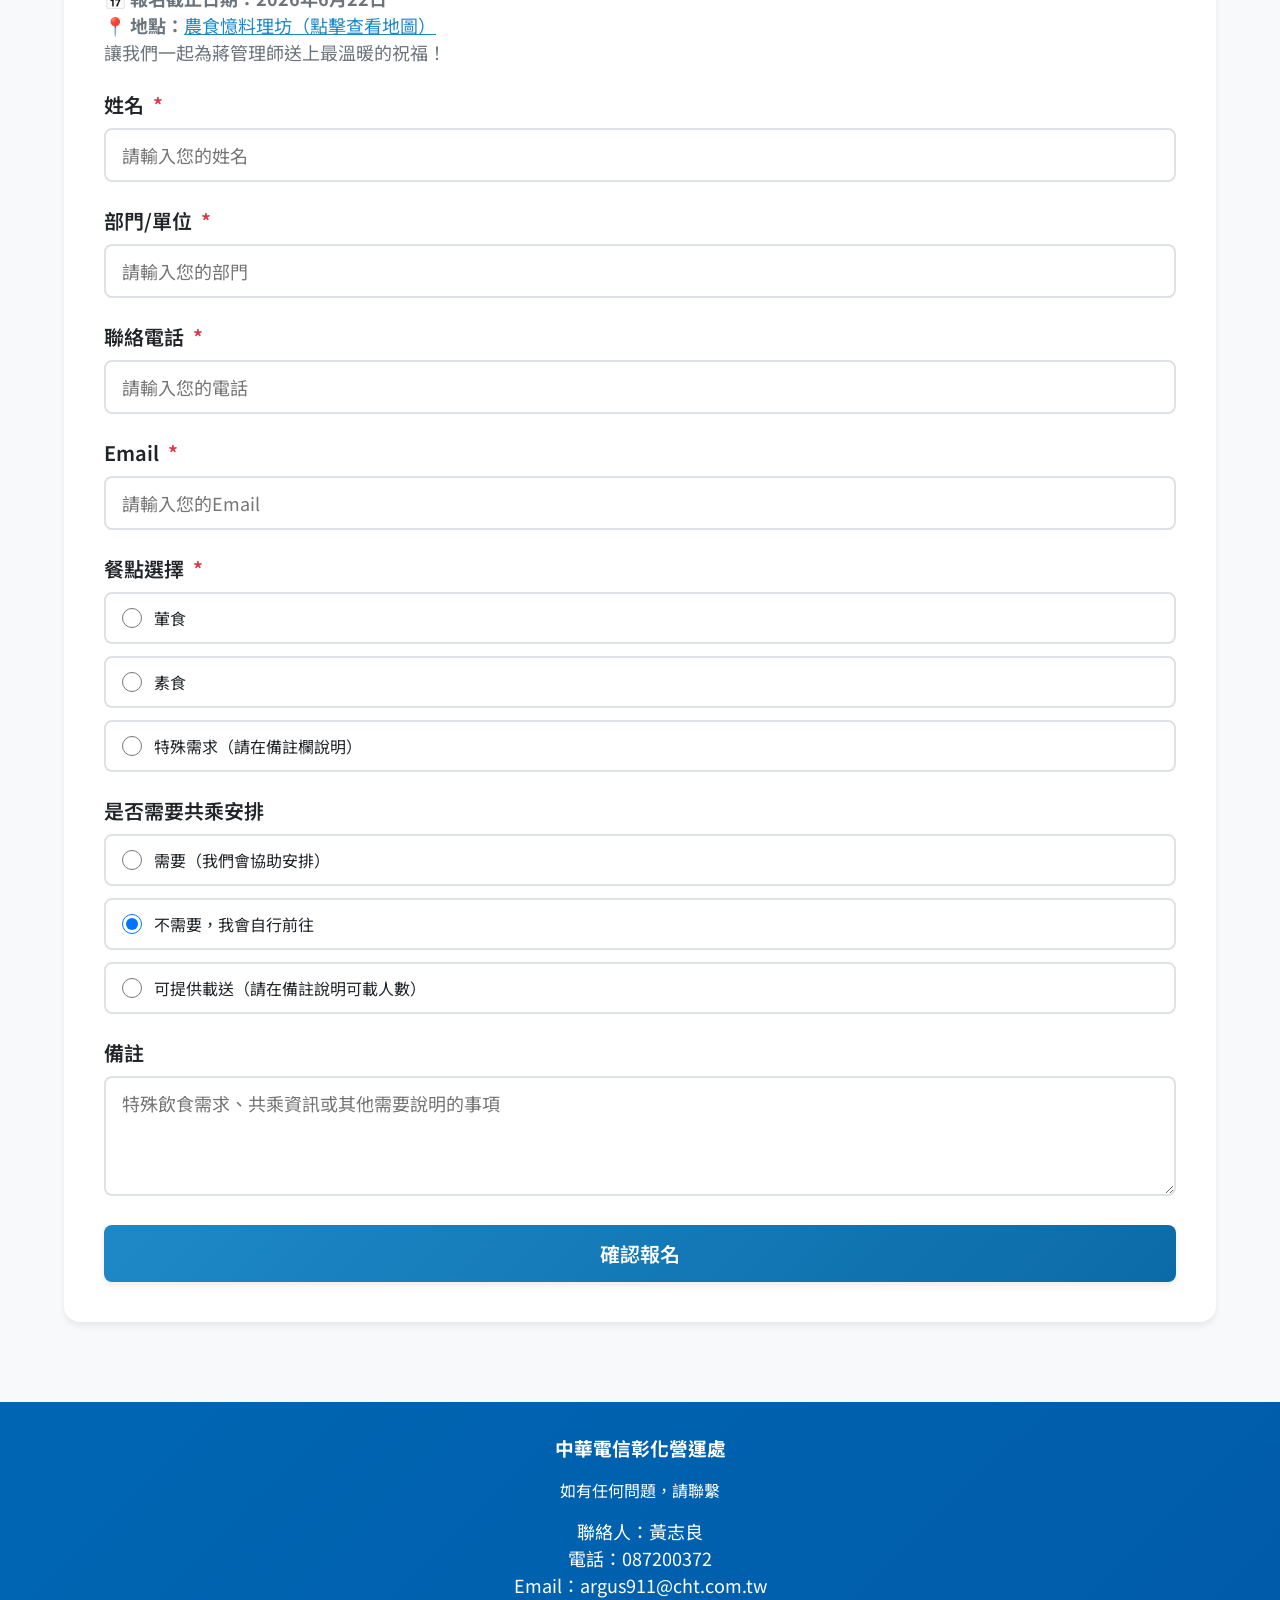
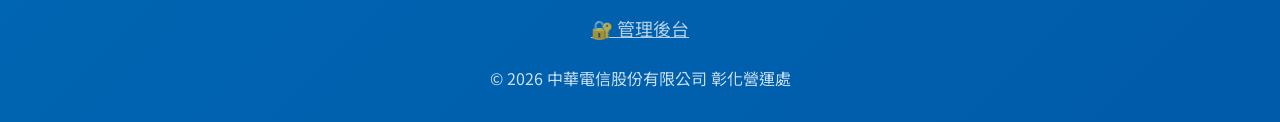
<file: 退休歡送網站.html>
<!DOCTYPE html>
<html lang="zh-TW">
<head>
  <meta charset="UTF-8">
  <meta name="viewport" content="width=device-width, initial-scale=1.0">
  <title>蔣惠軫管理師 退休歡送會</title>
  <link rel="stylesheet" href="cht-design-system.css">
  <style>
    * {
      margin: 0;
      padding: 0;
      box-sizing: border-box;
    }
    
    body {
      font-family: var(--cht-font-primary);
      background-color: var(--cht-bg-secondary);
      color: var(--cht-text-primary);
      line-height: var(--cht-leading-normal);
    }
    
    /* Hero Section with Diagonal Stripes */
    .hero {
      background: linear-gradient(135deg, 
        var(--cht-innovation-light) 0%, 
        var(--cht-innovation-light) 15%,
        var(--cht-innovation-orange) 15%, 
        var(--cht-innovation-orange) 30%,
        var(--cht-trust-blue) 30%, 
        var(--cht-trust-blue) 50%,
        var(--cht-accountability-light) 50%, 
        var(--cht-accountability-light) 70%,
        var(--cht-accountability-green) 70%, 
        var(--cht-accountability-green) 100%);
      color: white;
      padding: 64px 24px;
      text-align: center;
      position: relative;
      overflow: hidden;
    }
    
    .hero::before {
      content: '';
      position: absolute;
      top: 0;
      left: 0;
      right: 0;
      bottom: 0;
      background: rgba(0, 0, 0, 0.15);
    }
    
    .hero-content {
      position: relative;
      z-index: 1;
      max-width: 900px;
      margin: 0 auto;
    }
    
    .logo {
      max-width: 200px;
      margin-bottom: 32px;
      filter: brightness(0) invert(1);
    }
    
    .hero h1 {
      font-size: clamp(32px, 6vw, 60px);
      font-weight: var(--cht-font-bold);
      margin-bottom: 16px;
      text-shadow: 2px 2px 8px rgba(0,0,0,0.3);
    }
    
    .hero .subtitle {
      font-size: clamp(18px, 3vw, 28px);
      font-weight: var(--cht-font-medium);
      margin-bottom: 12px;
    }
    
    .hero .info {
      font-size: clamp(16px, 2.5vw, 20px);
      margin-bottom: 8px;
      opacity: 0.95;
    }
    
    .mascot-hero {
      max-width: 180px;
      margin: 24px auto 0;
      animation: float 3s ease-in-out infinite;
    }
    
    @keyframes float {
      0%, 100% { transform: translateY(0); }
      50% { transform: translateY(-10px); }
    }
    
    /* Container */
    .container {
      max-width: 1200px;
      margin: 0 auto;
      padding: 48px 24px;
    }
    
    /* Section Styles */
    .section {
      background: white;
      border-radius: var(--cht-radius-xl);
      padding: 40px;
      margin-bottom: 32px;
      box-shadow: var(--cht-shadow-md);
    }
    
    .section-title {
      font-size: var(--cht-text-3xl);
      font-weight: var(--cht-font-bold);
      margin-bottom: 24px;
      padding-bottom: 16px;
      border-bottom: 4px solid var(--cht-innovation-orange);
      display: flex;
      align-items: center;
      gap: 16px;
    }
    
    .section-icon {
      width: 48px;
      height: 48px;
      border-radius: 50%;
    }
    
    /* Form Styles */
    .form-group {
      margin-bottom: 24px;
    }
    
    .form-label {
      display: block;
      font-size: var(--cht-text-lg);
      font-weight: var(--cht-font-semibold);
      margin-bottom: 8px;
      color: var(--cht-text-primary);
    }
    
    .form-label .required {
      color: #dc3545;
      margin-left: 4px;
    }
    
    .form-input,
    .form-select,
    .form-textarea {
      width: 100%;
      padding: 12px 16px;
      font-size: var(--cht-text-base);
      font-family: var(--cht-font-primary);
      border: 2px solid var(--cht-border-light);
      border-radius: var(--cht-radius-md);
      transition: all 0.3s;
    }
    
    .form-input:focus,
    .form-select:focus,
    .form-textarea:focus {
      outline: none;
      border-color: var(--cht-trust-blue);
      box-shadow: 0 0 0 3px rgba(30, 136, 199, 0.1);
    }
    
    .form-textarea {
      min-height: 120px;
      resize: vertical;
    }
    
    /* Radio & Checkbox Groups */
    .radio-group,
    .checkbox-group {
      display: flex;
      flex-direction: column;
      gap: 12px;
    }
    
    .radio-option,
    .checkbox-option {
      display: flex;
      align-items: center;
      padding: 12px 16px;
      border: 2px solid var(--cht-border-light);
      border-radius: var(--cht-radius-md);
      cursor: pointer;
      transition: all 0.3s;
    }
    
    .radio-option:hover,
    .checkbox-option:hover {
      border-color: var(--cht-trust-blue);
      background-color: rgba(30, 136, 199, 0.05);
    }
    
    .radio-option input,
    .checkbox-option input {
      margin-right: 12px;
      width: 20px;
      height: 20px;
      cursor: pointer;
    }
    
    .radio-option.selected,
    .checkbox-option.selected {
      border-color: var(--cht-trust-blue);
      background-color: rgba(30, 136, 199, 0.1);
    }
    
    /* Gift Cards */
    .gift-cards {
      display: grid;
      grid-template-columns: repeat(auto-fit, minmax(280px, 1fr));
      gap: 24px;
      margin-bottom: 24px;
    }
    
    .gift-card {
      border: 3px solid var(--cht-border-light);
      border-radius: var(--cht-radius-lg);
      padding: 24px;
      cursor: pointer;
      transition: all 0.3s;
      text-align: center;
    }
    
    .gift-card:hover {
      border-color: var(--cht-innovation-orange);
      transform: translateY(-4px);
      box-shadow: var(--cht-shadow-lg);
    }
    
    .gift-card.selected {
      border-color: var(--cht-innovation-orange);
      background: linear-gradient(135deg, var(--cht-innovation-light), var(--cht-innovation-orange));
      color: white;
    }
    
    .gift-icon {
      font-size: 48px;
      margin-bottom: 16px;
    }
    
    .gift-name {
      font-size: var(--cht-text-xl);
      font-weight: var(--cht-font-bold);
      margin-bottom: 8px;
    }
    
    /* File Upload */
    .file-upload {
      border: 2px dashed var(--cht-border-medium);
      border-radius: var(--cht-radius-md);
      padding: 32px;
      text-align: center;
      cursor: pointer;
      transition: all 0.3s;
    }
    
    .file-upload:hover {
      border-color: var(--cht-trust-blue);
      background-color: rgba(30, 136, 199, 0.05);
    }
    
    .file-upload-icon {
      font-size: 48px;
      margin-bottom: 16px;
      color: var(--cht-text-secondary);
    }
    
    .file-input {
      display: none;
    }
    
    .uploaded-files {
      margin-top: 16px;
      display: flex;
      flex-wrap: wrap;
      gap: 12px;
    }
    
    .uploaded-file {
      display: inline-flex;
      align-items: center;
      gap: 8px;
      padding: 8px 12px;
      background-color: var(--cht-gray-100);
      border-radius: var(--cht-radius-md);
      font-size: var(--cht-text-sm);
    }
    
    .remove-file {
      cursor: pointer;
      color: #dc3545;
      font-weight: bold;
    }
    
    /* Message Wall */
    .message-wall {
      display: grid;
      grid-template-columns: repeat(auto-fill, minmax(300px, 1fr));
      gap: 20px;
      margin-top: 32px;
    }
    
    .message-card {
      background: linear-gradient(135deg, var(--cht-gray-50), white);
      border-left: 4px solid var(--cht-trust-blue);
      border-radius: var(--cht-radius-md);
      padding: 20px;
      box-shadow: var(--cht-shadow-sm);
    }
    
    .message-author {
      font-weight: var(--cht-font-bold);
      color: var(--cht-trust-blue);
      margin-bottom: 8px;
    }
    
    .message-content {
      color: var(--cht-text-primary);
      line-height: 1.6;
    }
    
    .message-time {
      font-size: var(--cht-text-xs);
      color: var(--cht-text-secondary);
      margin-top: 8px;
    }
    
    /* Buttons */
    .btn {
      display: inline-block;
      padding: 14px 32px;
      font-size: var(--cht-text-lg);
      font-weight: var(--cht-font-semibold);
      font-family: var(--cht-font-primary);
      border: none;
      border-radius: var(--cht-radius-md);
      cursor: pointer;
      transition: all 0.3s;
      text-align: center;
    }
    
    .btn-primary {
      background: linear-gradient(135deg, var(--cht-innovation-orange), var(--cht-innovation-dark));
      color: white;
      box-shadow: var(--cht-shadow-md);
    }
    
    .btn-primary:hover {
      transform: translateY(-2px);
      box-shadow: var(--cht-shadow-lg);
    }
    
    .btn-secondary {
      background: linear-gradient(135deg, var(--cht-trust-blue), var(--cht-trust-dark));
      color: white;
      box-shadow: var(--cht-shadow-md);
    }
    
    .btn-secondary:hover {
      transform: translateY(-2px);
      box-shadow: var(--cht-shadow-lg);
    }
    
    .btn-block {
      width: 100%;
    }
    
    /* Stats */
    .stats {
      display: grid;
      grid-template-columns: repeat(auto-fit, minmax(200px, 1fr));
      gap: 24px;
      margin-top: 32px;
    }
    
    .stat-card {
      background: linear-gradient(135deg, var(--cht-accountability-light), var(--cht-accountability-green));
      color: white;
      padding: 24px;
      border-radius: var(--cht-radius-lg);
      text-align: center;
      box-shadow: var(--cht-shadow-md);
    }
    
    .stat-number {
      font-size: var(--cht-text-5xl);
      font-weight: var(--cht-font-bold);
      margin-bottom: 8px;
    }
    
    .stat-label {
      font-size: var(--cht-text-base);
      opacity: 0.9;
    }
    
    /* Success Message */
    .success-message {
      background: linear-gradient(135deg, var(--cht-accountability-light), var(--cht-accountability-green));
      color: white;
      padding: 24px;
      border-radius: var(--cht-radius-lg);
      text-align: center;
      margin-bottom: 24px;
      display: none;
    }
    
    .success-message.show {
      display: block;
      animation: slideDown 0.5s ease;
    }
    
    @keyframes slideDown {
      from {
        opacity: 0;
        transform: translateY(-20px);
      }
      to {
        opacity: 1;
        transform: translateY(0);
      }
    }
    
    /* Footer */
    .footer {
      background: linear-gradient(135deg, var(--cht-blue-primary), var(--cht-blue-logo));
      color: white;
      padding: 32px 24px;
      text-align: center;
    }
    
    .footer-content {
      max-width: 800px;
      margin: 0 auto;
    }
    
    .contact-info {
      margin-top: 16px;
      font-size: var(--cht-text-base);
    }
    
    /* Responsive */
    @media (max-width: 768px) {
      .section {
        padding: 24px;
      }
      
      .hero {
        padding: 48px 20px;
      }
      
      .container {
        padding: 32px 16px;
      }
      
      .gift-cards {
        grid-template-columns: 1fr;
      }
      
      .stats {
        grid-template-columns: 1fr;
      }
    }
  </style>
</head>
<body>
  <!-- Hero Section -->
  <div class="hero">
    <div class="hero-content">
      <img src="assets/logo_horizontal.png" alt="中華電信" class="logo">
      <h1>感謝有您 · 璀璨退休</h1>
      <div class="subtitle">蔣惠軫 高級管理師 榮退歡送會</div>
      <div class="info">📅 2026年6月24日（星期四）中午12:00</div>
      <div class="info">📍 <a href="https://maps.app.goo.gl/D5snzDuTtdWkqHEG7" target="_blank" style="color: white; text-decoration: underline;">農食憶料理坊 · 彰化市南瑤路259號</a></div>
      <div class="info">✨ 服務45年 · 會計專業 · 貢獻卓著</div>
      <img src="assets/mascot_flower.png" alt="mascot" class="mascot-hero">
    </div>
  </div>

  <div class="container">
    <!-- Registration Stats -->
    <div class="stats">
      <div class="stat-card">
        <div class="stat-number" id="totalRegistrations">0</div>
        <div class="stat-label">已報名人數</div>
      </div>
      <div class="stat-card">
        <div class="stat-number" id="totalMessages">0</div>
        <div class="stat-label">祝福留言數</div>
      </div>
      <div class="stat-card">
        <div class="stat-number" id="daysRemaining">27</div>
        <div class="stat-label">距離報名截止</div>
      </div>
    </div>

    <!-- Success Message -->
    <div class="success-message" id="successMessage">
      <h2 style="margin-bottom: 12px;">✓ 提交成功！</h2>
      <p>感謝您的報名與祝福，期待在歡送會上見到您！</p>
    </div>

    <!-- Gift Selection Section -->
    <div class="section">
      <h2 class="section-title">
        <img src="assets/innovation_circle_icon.png" alt="禮品" class="section-icon">
        退休紀念禮品挑選
      </h2>
      <p style="margin-bottom: 24px; color: var(--cht-text-secondary); font-size: var(--cht-text-base);">
        請為蔣管理師選擇一份退休紀念禮品，表達我們的感謝與祝福
      </p>
      
      <div class="gift-cards">
        <div class="gift-card" data-gift="高級溫控手沖壺">
          <div class="gift-icon">☕</div>
          <div class="gift-name">高級溫控手沖壺</div>
          <p>享受退休後的悠閒咖啡時光</p>
        </div>
        <div class="gift-card" data-gift="智慧手錶">
          <div class="gift-icon">⌚</div>
          <div class="gift-name">智慧手錶</div>
          <p>健康管理好幫手</p>
        </div>
        <div class="gift-card" data-gift="平板電腦">
          <div class="gift-icon">📱</div>
          <div class="gift-name">平板電腦</div>
          <p>休閒娛樂與學習良伴</p>
        </div>
      </div>
      
      <div class="form-group">
        <label class="form-label">其他建議禮品</label>
        <input type="text" class="form-input" id="giftSuggestion" placeholder="如果您有其他禮品建議，請在此填寫">
      </div>
    </div>

    <!-- Blessing Message Section -->
    <div class="section">
      <h2 class="section-title">
        <img src="assets/trust_circle_icon.png" alt="留言" class="section-icon">
        感性祝福留言
      </h2>
      <p style="margin-bottom: 24px; color: var(--cht-text-secondary); font-size: var(--cht-text-base);">
        請留下您對蔣管理師的祝福與感謝，這些珍貴的回憶將製作成紀念冊送給她
      </p>
      
      <div class="form-group">
        <label class="form-label">您的姓名 <span class="required">*</span></label>
        <input type="text" class="form-input" id="messageName" placeholder="請輸入您的姓名" required>
      </div>
      
      <div class="form-group">
        <label class="form-label">祝福留言 <span class="required">*</span></label>
        <textarea class="form-textarea" id="messageContent" placeholder="分享您與蔣管理師的回憶、感謝的話語，或對她退休生活的祝福..." required></textarea>
      </div>
      
      <div class="form-group">
        <label class="form-label">上傳照片/影片（選填）</label>
        <div class="file-upload" id="fileUploadArea">
          <div class="file-upload-icon">📷</div>
          <p style="margin-bottom: 8px; font-weight: 500;">點擊上傳您與蔣管理師的合照或珍貴回憶</p>
          <p style="font-size: var(--cht-text-sm); color: var(--cht-text-secondary);">支援 JPG、PNG、MP4 格式</p>
          <input type="file" class="file-input" id="messageFiles" accept="image/*,video/*" multiple>
        </div>
        <div class="uploaded-files" id="uploadedFilesList"></div>
      </div>
      
      <button class="btn btn-primary" id="submitMessage">送出祝福留言</button>
    </div>

    <!-- Message Wall -->
    <div class="section">
      <h2 class="section-title">祝福留言牆</h2>
      <p style="margin-bottom: 24px; color: var(--cht-text-secondary); font-size: var(--cht-text-base);">
        同仁們的真摯祝福
      </p>
      <div class="message-wall" id="messageWall">
        <!-- Messages will be loaded here -->
      </div>
    </div>

    <!-- Registration Form Section -->
    <div class="section">
      <h2 class="section-title">
        歡送餐宴報名
      </h2>
      <p style="margin-bottom: 24px; color: var(--cht-text-secondary); font-size: var(--cht-text-base);">
        📅 <strong>報名截止日期：2026年6月22日</strong><br>
        📍 <strong>地點：</strong><a href="https://maps.app.goo.gl/D5snzDuTtdWkqHEG7" target="_blank" style="color: var(--cht-trust-blue); text-decoration: underline;">農食憶料理坊（點擊查看地圖）</a><br>
        讓我們一起為蔣管理師送上最溫暖的祝福！
      </p>
      
      <div class="form-group">
        <label class="form-label">姓名 <span class="required">*</span></label>
        <input type="text" class="form-input" id="regName" placeholder="請輸入您的姓名" required>
      </div>
      
      <div class="form-group">
        <label class="form-label">部門/單位 <span class="required">*</span></label>
        <input type="text" class="form-input" id="regDept" placeholder="請輸入您的部門" required>
      </div>
      
      <div class="form-group">
        <label class="form-label">聯絡電話 <span class="required">*</span></label>
        <input type="tel" class="form-input" id="regPhone" placeholder="請輸入您的電話" required>
      </div>
      
      <div class="form-group">
        <label class="form-label">Email <span class="required">*</span></label>
        <input type="email" class="form-input" id="regEmail" placeholder="請輸入您的Email" required>
      </div>
      
      <div class="form-group">
        <label class="form-label">餐點選擇 <span class="required">*</span></label>
        <div class="radio-group">
          <label class="radio-option">
            <input type="radio" name="mealType" value="葷食" required>
            <span>葷食</span>
          </label>
          <label class="radio-option">
            <input type="radio" name="mealType" value="素食">
            <span>素食</span>
          </label>
          <label class="radio-option">
            <input type="radio" name="mealType" value="特殊需求">
            <span>特殊需求（請在備註欄說明）</span>
          </label>
        </div>
      </div>
      
      <div class="form-group">
        <label class="form-label">是否需要共乘安排</label>
        <div class="radio-group">
          <label class="radio-option">
            <input type="radio" name="carpool" value="需要">
            <span>需要（我們會協助安排）</span>
          </label>
          <label class="radio-option">
            <input type="radio" name="carpool" value="不需要" checked>
            <span>不需要，我會自行前往</span>
          </label>
          <label class="radio-option">
            <input type="radio" name="carpool" value="可提供">
            <span>可提供載送（請在備註說明可載人數）</span>
          </label>
        </div>
      </div>
      
      <div class="form-group">
        <label class="form-label">備註</label>
        <textarea class="form-textarea" id="regNotes" placeholder="特殊飲食需求、共乘資訊或其他需要說明的事項"></textarea>
      </div>
      
      <button class="btn btn-secondary btn-block" id="submitRegistration">確認報名</button>
    </div>
  </div>

  <!-- Footer -->
  <div class="footer">
    <div class="footer-content">
      <h3 style="margin-bottom: 16px;">中華電信彰化營運處</h3>
      <p>如有任何問題，請聯繫</p>
      <div class="contact-info">
        <div>聯絡人：黃志良</div>
        <div>電話：087200372</div>
        <div>Email：argus911@cht.com.tw</div>
        <div style="margin-top: 16px;">
          <a href="管理後台.html" style="color: white; text-decoration: underline; opacity: 0.7;" target="_blank">🔐 管理後台</a>
        </div>
      </div>
      <p style="margin-top: 24px; opacity: 0.8; font-size: var(--cht-text-sm);">
        © 2026 中華電信股份有限公司 彰化營運處
      </p>
    </div>
  </div>

  <script>
    // Local Storage for Demo
    const STORAGE_KEY = 'retirement_event_data';
    
    // Initialize data
    let eventData = JSON.parse(localStorage.getItem(STORAGE_KEY)) || {
      registrations: [],
      messages: [],
      giftVotes: {}
    };
    
    // Update stats
    function updateStats() {
      document.getElementById('totalRegistrations').textContent = eventData.registrations.length;
      document.getElementById('totalMessages').textContent = eventData.messages.length;
      
      // Calculate days remaining
      const deadline = new Date('2026-06-22');
      const today = new Date();
      const daysRemaining = Math.max(0, Math.ceil((deadline - today) / (1000 * 60 * 60 * 24)));
      document.getElementById('daysRemaining').textContent = daysRemaining;
    }
    
    // Gift card selection
    document.querySelectorAll('.gift-card').forEach(card => {
      card.addEventListener('click', function() {
        document.querySelectorAll('.gift-card').forEach(c => c.classList.remove('selected'));
        this.classList.add('selected');
      });
    });
    
    // Radio option styling
    document.querySelectorAll('.radio-option input').forEach(radio => {
      radio.addEventListener('change', function() {
        const group = this.closest('.radio-group');
        group.querySelectorAll('.radio-option').forEach(opt => opt.classList.remove('selected'));
        if (this.checked) {
          this.closest('.radio-option').classList.add('selected');
        }
      });
    });
    
    // File upload
    const fileUploadArea = document.getElementById('fileUploadArea');
    const fileInput = document.getElementById('messageFiles');
    const uploadedFilesList = document.getElementById('uploadedFilesList');
    let uploadedFiles = [];
    
    fileUploadArea.addEventListener('click', () => fileInput.click());
    
    fileInput.addEventListener('change', function() {
      const files = Array.from(this.files);
      uploadedFiles = [...uploadedFiles, ...files];
      displayUploadedFiles();
    });
    
    function displayUploadedFiles() {
      uploadedFilesList.innerHTML = '';
      uploadedFiles.forEach((file, index) => {
        const fileElement = document.createElement('div');
        fileElement.className = 'uploaded-file';
        fileElement.innerHTML = `
          <span>📎 ${file.name}</span>
          <span class="remove-file" data-index="${index}">✕</span>
        `;
        uploadedFilesList.appendChild(fileElement);
      });
      
      // Remove file handlers
      document.querySelectorAll('.remove-file').forEach(btn => {
        btn.addEventListener('click', function() {
          const index = parseInt(this.dataset.index);
          uploadedFiles.splice(index, 1);
          displayUploadedFiles();
        });
      });
    }
    
    // Submit message
    document.getElementById('submitMessage').addEventListener('click', function() {
      const name = document.getElementById('messageName').value.trim();
      const content = document.getElementById('messageContent').value.trim();
      
      if (!name || !content) {
        alert('請填寫姓名和留言內容！');
        return;
      }
      
      const message = {
        author: name,
        content: content,
        files: uploadedFiles.map(f => f.name),
        timestamp: new Date().toLocaleDateString('zh-TW')
      };
      
      eventData.messages.push(message);
      localStorage.setItem(STORAGE_KEY, JSON.stringify(eventData));
      
      // Reload all messages
      loadMessages();
      
      // Clear form
      document.getElementById('messageName').value = '';
      document.getElementById('messageContent').value = '';
      uploadedFiles = [];
      displayUploadedFiles();
      
      // Show success
      showSuccess();
      updateStats();
    });
    
    // Submit registration
    document.getElementById('submitRegistration').addEventListener('click', function() {
      const name = document.getElementById('regName').value.trim();
      const dept = document.getElementById('regDept').value.trim();
      const phone = document.getElementById('regPhone').value.trim();
      const email = document.getElementById('regEmail').value.trim();
      const mealType = document.querySelector('input[name="mealType"]:checked');
      const carpool = document.querySelector('input[name="carpool"]:checked');
      
      if (!name || !dept || !phone || !email || !mealType) {
        alert('請填寫所有必填欄位！');
        return;
      }
      
      const selectedGift = document.querySelector('.gift-card.selected');
      const giftSuggestion = document.getElementById('giftSuggestion').value.trim();
      
      const registration = {
        name,
        dept,
        phone,
        email,
        mealType: mealType.value,
        carpool: carpool.value,
        notes: document.getElementById('regNotes').value.trim(),
        gift: selectedGift ? selectedGift.dataset.gift : null,
        giftSuggestion,
        timestamp: new Date().toISOString()
      };
      
      eventData.registrations.push(registration);
      
      // Update gift votes
      if (selectedGift) {
        const giftName = selectedGift.dataset.gift;
        eventData.giftVotes[giftName] = (eventData.giftVotes[giftName] || 0) + 1;
      }
      
      localStorage.setItem(STORAGE_KEY, JSON.stringify(eventData));
      
      // Clear form
      document.getElementById('regName').value = '';
      document.getElementById('regDept').value = '';
      document.getElementById('regPhone').value = '';
      document.getElementById('regEmail').value = '';
      document.getElementById('regNotes').value = '';
      document.getElementById('giftSuggestion').value = '';
      document.querySelectorAll('.gift-card').forEach(c => c.classList.remove('selected'));
      document.querySelectorAll('input[name="mealType"]').forEach(r => r.checked = false);
      document.querySelector('input[name="carpool"][value="不需要"]').checked = true;
      
      // Show success
      showSuccess();
      updateStats();
      
      // Scroll to top
      window.scrollTo({ top: 0, behavior: 'smooth' });
    });
    
    function showSuccess() {
      const successMsg = document.getElementById('successMessage');
      successMsg.classList.add('show');
      setTimeout(() => {
        successMsg.classList.remove('show');
      }, 5000);
    }
    
    // Load all messages from storage
    function loadMessages() {
      const messageWall = document.getElementById('messageWall');
      messageWall.innerHTML = '';
      
      if (eventData.messages.length === 0) {
        messageWall.innerHTML = `
          <div style="text-align: center; padding: 48px; color: var(--cht-text-secondary);">
            <div style="font-size: 48px; margin-bottom: 16px;">💌</div>
            <p>尚無祝福留言，成為第一個留言的人吧！</p>
          </div>
        `;
        return;
      }
      
      // Sort messages by timestamp (newest first)
      const sortedMessages = [...eventData.messages].sort((a, b) => {
        return new Date(b.timestamp) - new Date(a.timestamp);
      });
      
      sortedMessages.forEach(message => {
        const messageCard = document.createElement('div');
        messageCard.className = 'message-card';
        
        const filesHtml = message.files && message.files.length > 0 ? 
          `<div style="margin-top: 8px; font-size: var(--cht-text-sm); color: var(--cht-text-secondary);">📎 附件：${message.files.join(', ')}</div>` : '';
        
        messageCard.innerHTML = `
          <div class="message-author">${message.author}</div>
          <div class="message-content">${message.content}</div>
          ${filesHtml}
          <div class="message-time">${message.timestamp}</div>
        `;
        messageWall.appendChild(messageCard);
      });
    }
    
    // Initialize
    updateStats();
    loadMessages();
  </script>
</body>
</html>
</file>
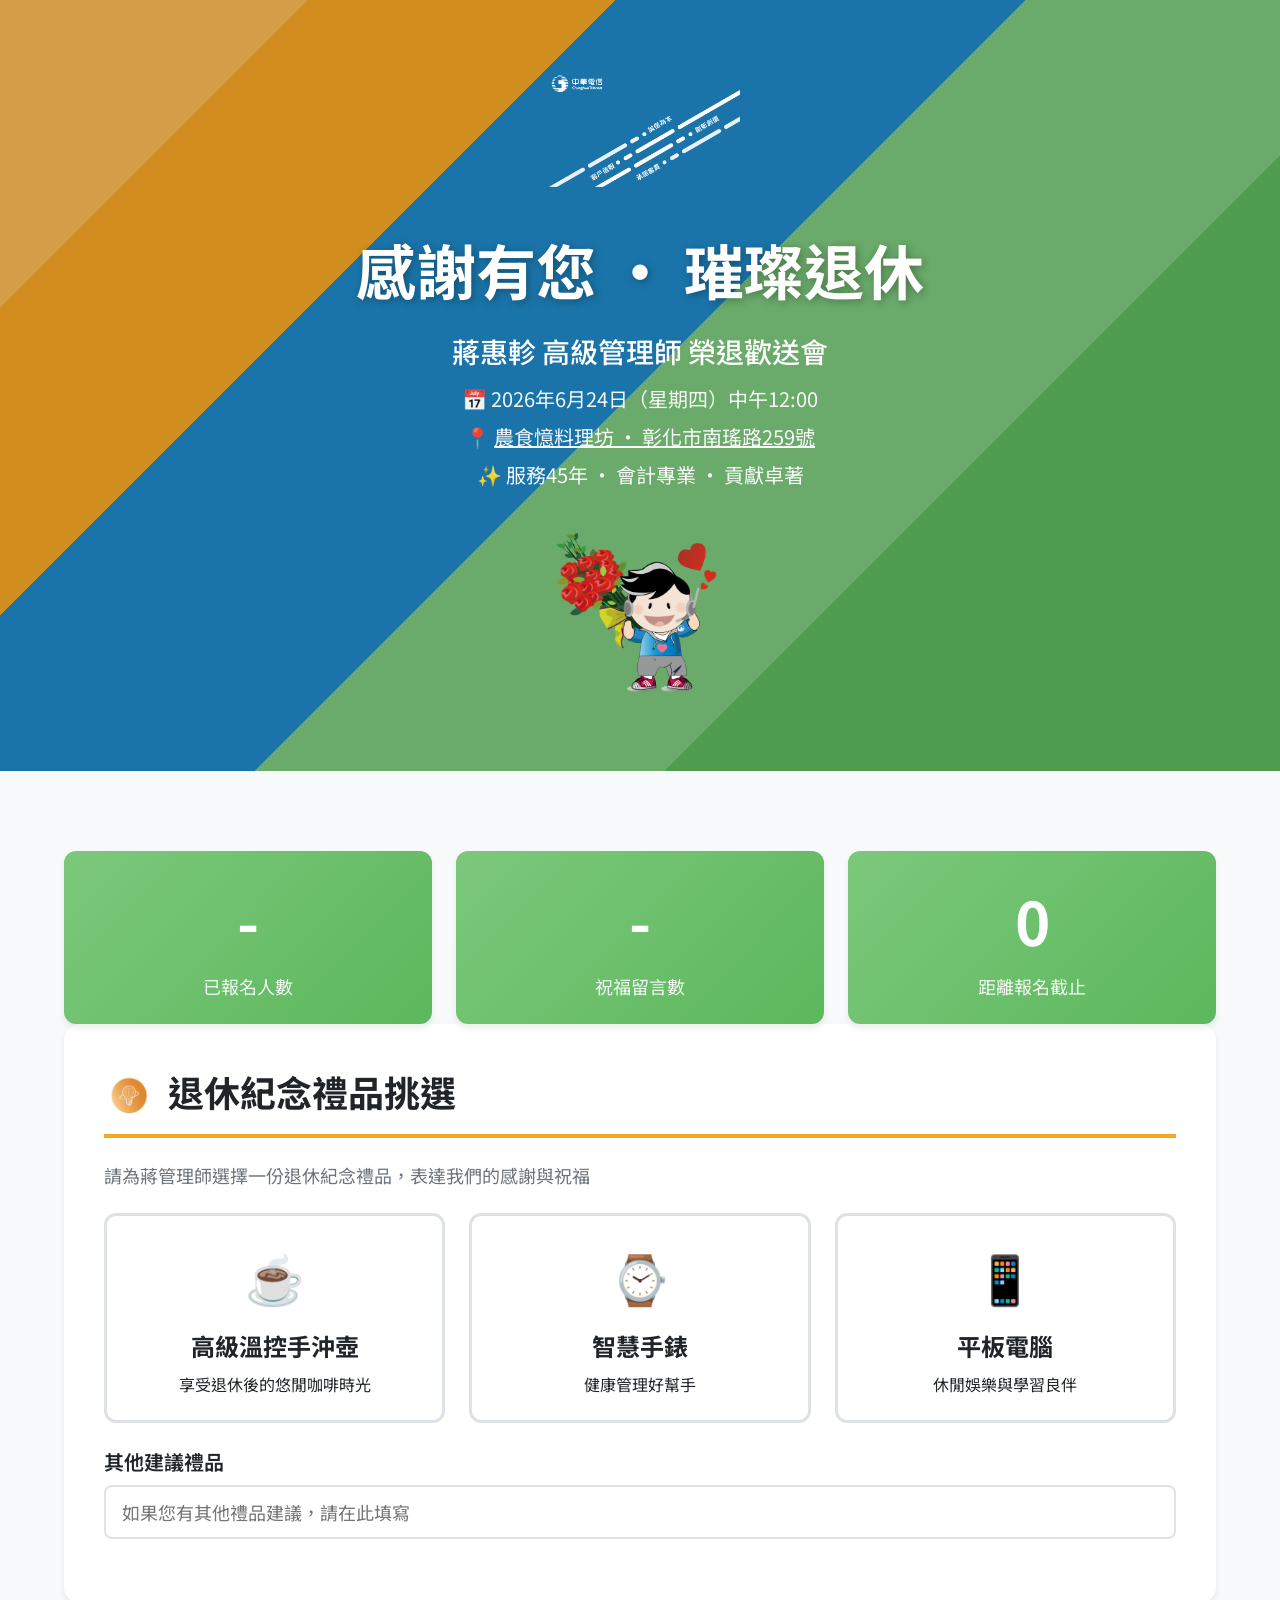
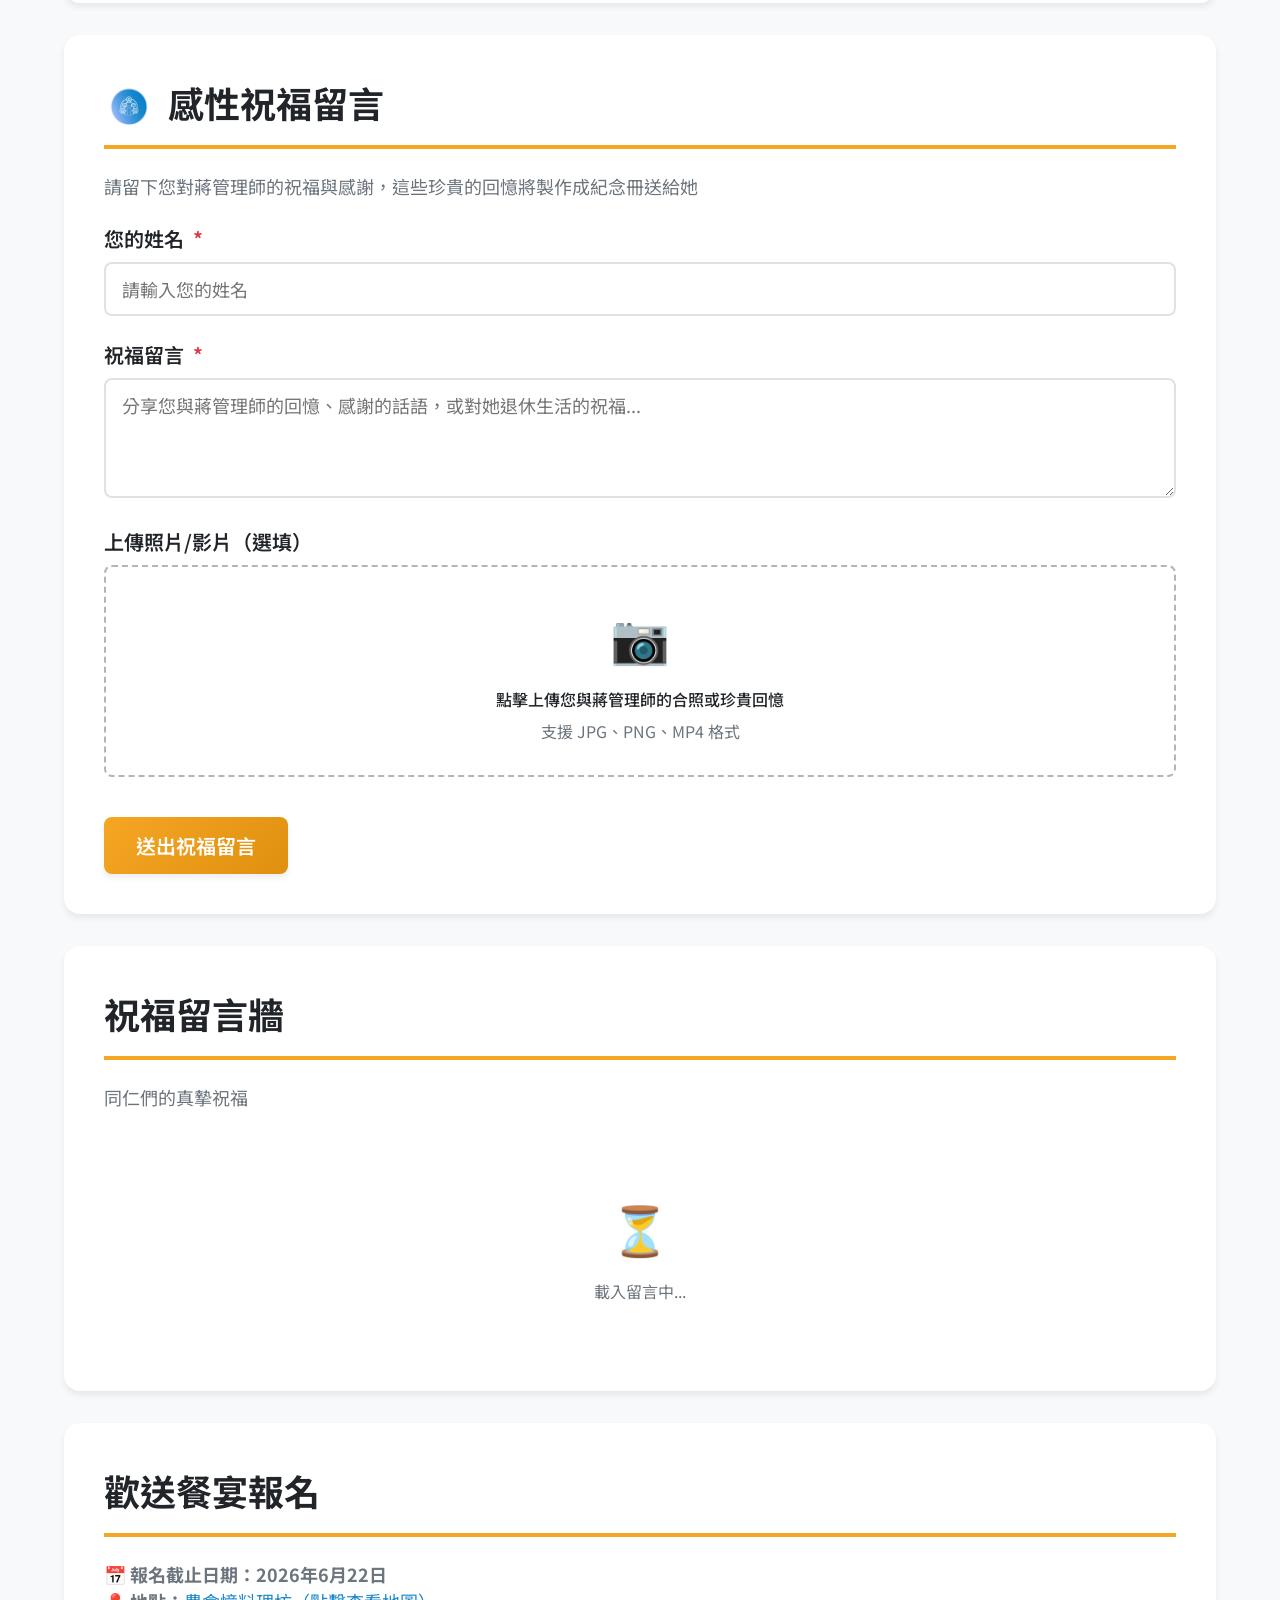
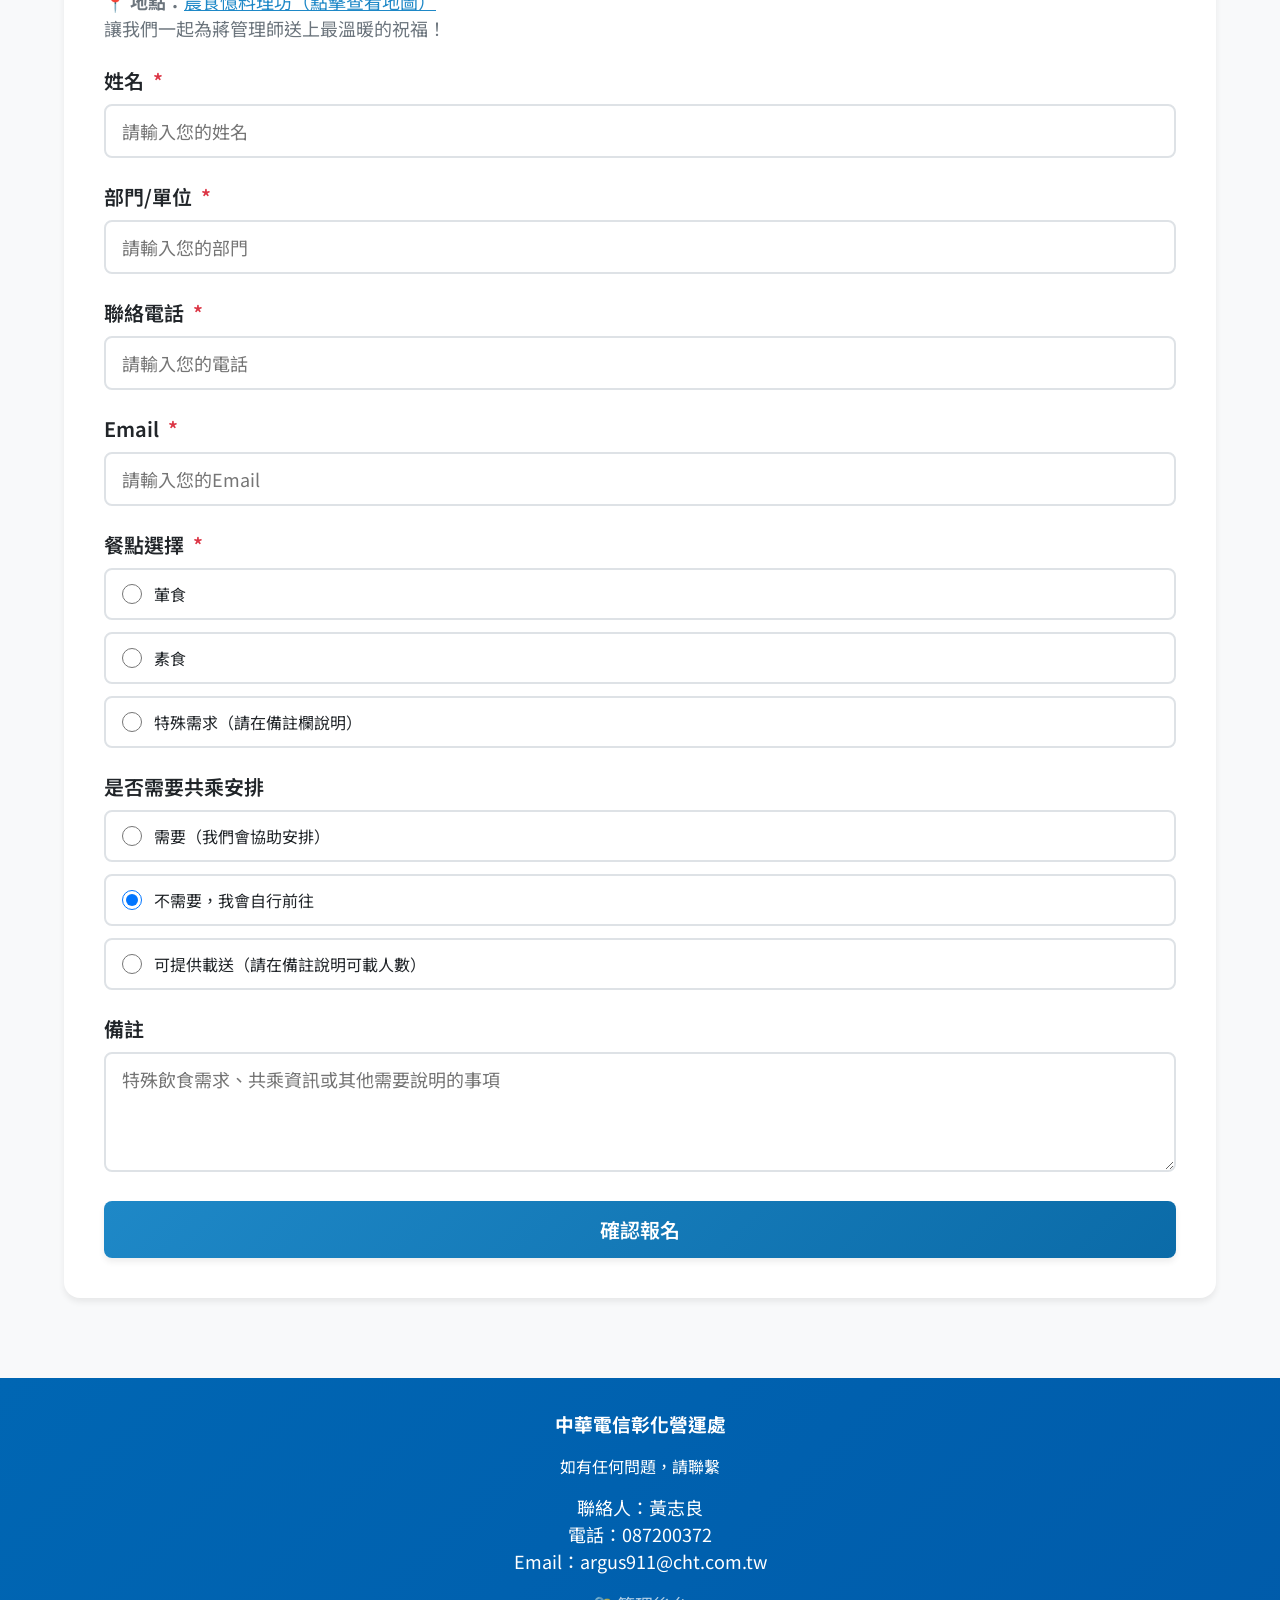
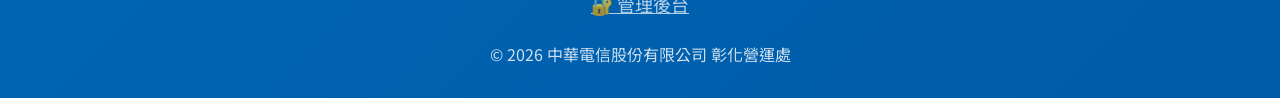
<file: 退休歡送網站_Google版.html>
<!DOCTYPE html>
<html lang="zh-TW">
<head>
  <meta charset="UTF-8">
  <meta name="viewport" content="width=device-width, initial-scale=1.0">
  <title>蔣惠軫管理師 退休歡送會 | 中華電信彰化營運處</title>
  <link rel="stylesheet" href="cht-design-system.css">
  <style>
    /* 請在這裡設定您的 Google Apps Script 部署網址 */
    :root {
      --google-script-url: 'YOUR_GOOGLE_SCRIPT_URL_HERE';
    }
  </style>
  <style>
    * {
      margin: 0;
      padding: 0;
      box-sizing: border-box;
    }
    
    body {
      font-family: var(--cht-font-primary);
      background-color: var(--cht-bg-secondary);
      color: var(--cht-text-primary);
      line-height: var(--cht-leading-normal);
    }
    
    /* Hero Section with Diagonal Stripes */
    .hero {
      background: linear-gradient(135deg, 
        var(--cht-innovation-light) 0%, 
        var(--cht-innovation-light) 15%,
        var(--cht-innovation-orange) 15%, 
        var(--cht-innovation-orange) 30%,
        var(--cht-trust-blue) 30%, 
        var(--cht-trust-blue) 50%,
        var(--cht-accountability-light) 50%, 
        var(--cht-accountability-light) 70%,
        var(--cht-accountability-green) 70%, 
        var(--cht-accountability-green) 100%);
      color: white;
      padding: 64px 24px;
      text-align: center;
      position: relative;
      overflow: hidden;
    }
    
    .hero::before {
      content: '';
      position: absolute;
      top: 0;
      left: 0;
      right: 0;
      bottom: 0;
      background: rgba(0, 0, 0, 0.15);
    }
    
    .hero-content {
      position: relative;
      z-index: 1;
      max-width: 900px;
      margin: 0 auto;
    }
    
    .logo {
      max-width: 200px;
      margin-bottom: 32px;
      filter: brightness(0) invert(1);
    }
    
    .hero h1 {
      font-size: clamp(32px, 6vw, 60px);
      font-weight: var(--cht-font-bold);
      margin-bottom: 16px;
      text-shadow: 2px 2px 8px rgba(0,0,0,0.3);
    }
    
    .hero .subtitle {
      font-size: clamp(18px, 3vw, 28px);
      font-weight: var(--cht-font-medium);
      margin-bottom: 12px;
    }
    
    .hero .info {
      font-size: clamp(16px, 2.5vw, 20px);
      margin-bottom: 8px;
      opacity: 0.95;
    }
    
    .mascot-hero {
      max-width: 180px;
      margin: 24px auto 0;
      animation: float 3s ease-in-out infinite;
    }
    
    @keyframes float {
      0%, 100% { transform: translateY(0); }
      50% { transform: translateY(-10px); }
    }
    
    /* Container */
    .container {
      max-width: 1200px;
      margin: 0 auto;
      padding: 48px 24px;
    }
    
    /* Section Styles */
    .section {
      background: white;
      border-radius: var(--cht-radius-xl);
      padding: 40px;
      margin-bottom: 32px;
      box-shadow: var(--cht-shadow-md);
    }
    
    .section-title {
      font-size: var(--cht-text-3xl);
      font-weight: var(--cht-font-bold);
      margin-bottom: 24px;
      padding-bottom: 16px;
      border-bottom: 4px solid var(--cht-innovation-orange);
      display: flex;
      align-items: center;
      gap: 16px;
    }
    
    .section-icon {
      width: 48px;
      height: 48px;
      border-radius: 50%;
    }
    
    /* Form Styles */
    .form-group {
      margin-bottom: 24px;
    }
    
    .form-label {
      display: block;
      font-size: var(--cht-text-lg);
      font-weight: var(--cht-font-semibold);
      margin-bottom: 8px;
      color: var(--cht-text-primary);
    }
    
    .form-label .required {
      color: #dc3545;
      margin-left: 4px;
    }
    
    .form-input,
    .form-select,
    .form-textarea {
      width: 100%;
      padding: 12px 16px;
      font-size: var(--cht-text-base);
      font-family: var(--cht-font-primary);
      border: 2px solid var(--cht-border-light);
      border-radius: var(--cht-radius-md);
      transition: all 0.3s;
    }
    
    .form-input:focus,
    .form-select:focus,
    .form-textarea:focus {
      outline: none;
      border-color: var(--cht-trust-blue);
      box-shadow: 0 0 0 3px rgba(30, 136, 199, 0.1);
    }
    
    .form-textarea {
      min-height: 120px;
      resize: vertical;
    }
    
    /* Radio & Checkbox Groups */
    .radio-group,
    .checkbox-group {
      display: flex;
      flex-direction: column;
      gap: 12px;
    }
    
    .radio-option,
    .checkbox-option {
      display: flex;
      align-items: center;
      padding: 12px 16px;
      border: 2px solid var(--cht-border-light);
      border-radius: var(--cht-radius-md);
      cursor: pointer;
      transition: all 0.3s;
    }
    
    .radio-option:hover,
    .checkbox-option:hover {
      border-color: var(--cht-trust-blue);
      background-color: rgba(30, 136, 199, 0.05);
    }
    
    .radio-option input,
    .checkbox-option input {
      margin-right: 12px;
      width: 20px;
      height: 20px;
      cursor: pointer;
    }
    
    .radio-option.selected,
    .checkbox-option.selected {
      border-color: var(--cht-trust-blue);
      background-color: rgba(30, 136, 199, 0.1);
    }
    
    /* Gift Cards */
    .gift-cards {
      display: grid;
      grid-template-columns: repeat(auto-fit, minmax(280px, 1fr));
      gap: 24px;
      margin-bottom: 24px;
    }
    
    .gift-card {
      border: 3px solid var(--cht-border-light);
      border-radius: var(--cht-radius-lg);
      padding: 24px;
      cursor: pointer;
      transition: all 0.3s;
      text-align: center;
    }
    
    .gift-card:hover {
      border-color: var(--cht-innovation-orange);
      transform: translateY(-4px);
      box-shadow: var(--cht-shadow-lg);
    }
    
    .gift-card.selected {
      border-color: var(--cht-innovation-orange);
      background: linear-gradient(135deg, var(--cht-innovation-light), var(--cht-innovation-orange));
      color: white;
    }
    
    .gift-icon {
      font-size: 48px;
      margin-bottom: 16px;
    }
    
    .gift-name {
      font-size: var(--cht-text-xl);
      font-weight: var(--cht-font-bold);
      margin-bottom: 8px;
    }
    
    /* File Upload */
    .file-upload {
      border: 2px dashed var(--cht-border-medium);
      border-radius: var(--cht-radius-md);
      padding: 32px;
      text-align: center;
      cursor: pointer;
      transition: all 0.3s;
    }
    
    .file-upload:hover {
      border-color: var(--cht-trust-blue);
      background-color: rgba(30, 136, 199, 0.05);
    }
    
    .file-upload-icon {
      font-size: 48px;
      margin-bottom: 16px;
      color: var(--cht-text-secondary);
    }
    
    .file-input {
      display: none;
    }
    
    .uploaded-files {
      margin-top: 16px;
      display: flex;
      flex-wrap: wrap;
      gap: 12px;
    }
    
    .uploaded-file {
      display: inline-flex;
      align-items: center;
      gap: 8px;
      padding: 8px 12px;
      background-color: var(--cht-gray-100);
      border-radius: var(--cht-radius-md);
      font-size: var(--cht-text-sm);
    }
    
    .remove-file {
      cursor: pointer;
      color: #dc3545;
      font-weight: bold;
    }
    
    /* Message Wall */
    .message-wall {
      display: grid;
      grid-template-columns: repeat(auto-fill, minmax(300px, 1fr));
      gap: 20px;
      margin-top: 32px;
    }
    
    .message-card {
      background: linear-gradient(135deg, var(--cht-gray-50), white);
      border-left: 4px solid var(--cht-trust-blue);
      border-radius: var(--cht-radius-md);
      padding: 20px;
      box-shadow: var(--cht-shadow-sm);
    }
    
    .message-author {
      font-weight: var(--cht-font-bold);
      color: var(--cht-trust-blue);
      margin-bottom: 8px;
    }
    
    .message-content {
      color: var(--cht-text-primary);
      line-height: 1.6;
    }
    
    .message-time {
      font-size: var(--cht-text-xs);
      color: var(--cht-text-secondary);
      margin-top: 8px;
    }
    
    /* Buttons */
    .btn {
      display: inline-block;
      padding: 14px 32px;
      font-size: var(--cht-text-lg);
      font-weight: var(--cht-font-semibold);
      font-family: var(--cht-font-primary);
      border: none;
      border-radius: var(--cht-radius-md);
      cursor: pointer;
      transition: all 0.3s;
      text-align: center;
    }
    
    .btn-primary {
      background: linear-gradient(135deg, var(--cht-innovation-orange), var(--cht-innovation-dark));
      color: white;
      box-shadow: var(--cht-shadow-md);
    }
    
    .btn-primary:hover:not(:disabled) {
      transform: translateY(-2px);
      box-shadow: var(--cht-shadow-lg);
    }
    
    .btn-secondary {
      background: linear-gradient(135deg, var(--cht-trust-blue), var(--cht-trust-dark));
      color: white;
      box-shadow: var(--cht-shadow-md);
    }
    
    .btn-secondary:hover:not(:disabled) {
      transform: translateY(-2px);
      box-shadow: var(--cht-shadow-lg);
    }
    
    .btn:disabled {
      opacity: 0.6;
      cursor: not-allowed;
    }
    
    .btn-block {
      width: 100%;
    }
    
    /* Stats */
    .stats {
      display: grid;
      grid-template-columns: repeat(auto-fit, minmax(200px, 1fr));
      gap: 24px;
      margin-top: 32px;
    }
    
    .stat-card {
      background: linear-gradient(135deg, var(--cht-accountability-light), var(--cht-accountability-green));
      color: white;
      padding: 24px;
      border-radius: var(--cht-radius-lg);
      text-align: center;
      box-shadow: var(--cht-shadow-md);
    }
    
    .stat-number {
      font-size: var(--cht-text-5xl);
      font-weight: var(--cht-font-bold);
      margin-bottom: 8px;
    }
    
    .stat-label {
      font-size: var(--cht-text-base);
      opacity: 0.9;
    }
    
    /* Success Message */
    .success-message {
      background: linear-gradient(135deg, var(--cht-accountability-light), var(--cht-accountability-green));
      color: white;
      padding: 24px;
      border-radius: var(--cht-radius-lg);
      text-align: center;
      margin-bottom: 24px;
      display: none;
    }
    
    .success-message.show {
      display: block;
      animation: slideDown 0.5s ease;
    }
    
    .error-message {
      background: linear-gradient(135deg, #fee2e2, #dc2626);
      color: white;
      padding: 24px;
      border-radius: var(--cht-radius-lg);
      text-align: center;
      margin-bottom: 24px;
      display: none;
    }
    
    .error-message.show {
      display: block;
      animation: slideDown 0.5s ease;
    }
    
    @keyframes slideDown {
      from {
        opacity: 0;
        transform: translateY(-20px);
      }
      to {
        opacity: 1;
        transform: translateY(0);
      }
    }
    
    /* Loading Spinner */
    .loading {
      display: inline-block;
      width: 20px;
      height: 20px;
      border: 3px solid rgba(255,255,255,.3);
      border-radius: 50%;
      border-top-color: #fff;
      animation: spin 1s ease-in-out infinite;
      margin-left: 8px;
    }
    
    @keyframes spin {
      to { transform: rotate(360deg); }
    }
    
    /* Footer */
    .footer {
      background: linear-gradient(135deg, var(--cht-blue-primary), var(--cht-blue-logo));
      color: white;
      padding: 32px 24px;
      text-align: center;
    }
    
    .footer-content {
      max-width: 800px;
      margin: 0 auto;
    }
    
    .contact-info {
      margin-top: 16px;
      font-size: var(--cht-text-base);
    }
    
    /* Config Notice */
    .config-notice {
      background: #fef3c7;
      border: 2px solid #f59e0b;
      border-radius: var(--cht-radius-lg);
      padding: 24px;
      margin-bottom: 32px;
      text-align: center;
    }
    
    .config-notice h3 {
      color: #92400e;
      margin-bottom: 12px;
    }
    
    .config-notice p {
      color: #78350f;
      margin-bottom: 8px;
    }
    
    .config-notice code {
      background: white;
      padding: 4px 8px;
      border-radius: 4px;
      font-family: monospace;
      color: #dc2626;
    }
    
    /* Responsive */
    @media (max-width: 768px) {
      .section {
        padding: 24px;
      }
      
      .hero {
        padding: 48px 20px;
      }
      
      .container {
        padding: 32px 16px;
      }
      
      .gift-cards {
        grid-template-columns: 1fr;
      }
      
      .stats {
        grid-template-columns: 1fr;
      }
    }
  </style>
</head>
<body>
  <!-- Hero Section -->
  <div class="hero">
    <div class="hero-content">
      <img src="assets/logo_horizontal.png" alt="中華電信" class="logo">
      <h1>感謝有您 · 璀璨退休</h1>
      <div class="subtitle">蔣惠軫 高級管理師 榮退歡送會</div>
      <div class="info">📅 2026年6月24日（星期四）中午12:00</div>
      <div class="info">📍 <a href="https://maps.app.goo.gl/D5snzDuTtdWkqHEG7" target="_blank" style="color: white; text-decoration: underline;">農食憶料理坊 · 彰化市南瑤路259號</a></div>
      <div class="info">✨ 服務45年 · 會計專業 · 貢獻卓著</div>
      <img src="assets/mascot_flower.png" alt="mascot" class="mascot-hero">
    </div>
  </div>

  <div class="container">
    <!-- Configuration Notice -->
    <div class="config-notice" id="configNotice">
      <h3>⚙️ 設定提醒</h3>
      <p>請先完成 Google Sheets 設定，並在程式碼中更新 <code>GOOGLE_SCRIPT_URL</code></p>
      <p>詳細步驟請參考：<strong>Google Sheets 設定步驟.md</strong></p>
    </div>

    <!-- Success/Error Messages -->
    <div class="success-message" id="successMessage"></div>
    <div class="error-message" id="errorMessage"></div>

    <!-- Registration Stats -->
    <div class="stats">
      <div class="stat-card">
        <div class="stat-number" id="totalRegistrations">-</div>
        <div class="stat-label">已報名人數</div>
      </div>
      <div class="stat-card">
        <div class="stat-number" id="totalMessages">-</div>
        <div class="stat-label">祝福留言數</div>
      </div>
      <div class="stat-card">
        <div class="stat-number" id="daysRemaining">27</div>
        <div class="stat-label">距離報名截止</div>
      </div>
    </div>

    <!-- Gift Selection Section -->
    <div class="section">
      <h2 class="section-title">
        <img src="assets/innovation_circle_icon.png" alt="禮品" class="section-icon">
        退休紀念禮品挑選
      </h2>
      <p style="margin-bottom: 24px; color: var(--cht-text-secondary); font-size: var(--cht-text-base);">
        請為蔣管理師選擇一份退休紀念禮品，表達我們的感謝與祝福
      </p>
      
      <div class="gift-cards">
        <div class="gift-card" data-gift="高級溫控手沖壺">
          <div class="gift-icon">☕</div>
          <div class="gift-name">高級溫控手沖壺</div>
          <p>享受退休後的悠閒咖啡時光</p>
        </div>
        <div class="gift-card" data-gift="智慧手錶">
          <div class="gift-icon">⌚</div>
          <div class="gift-name">智慧手錶</div>
          <p>健康管理好幫手</p>
        </div>
        <div class="gift-card" data-gift="平板電腦">
          <div class="gift-icon">📱</div>
          <div class="gift-name">平板電腦</div>
          <p>休閒娛樂與學習良伴</p>
        </div>
      </div>
      
      <div class="form-group">
        <label class="form-label">其他建議禮品</label>
        <input type="text" class="form-input" id="giftSuggestion" placeholder="如果您有其他禮品建議，請在此填寫">
      </div>
    </div>

    <!-- Blessing Message Section -->
    <div class="section">
      <h2 class="section-title">
        <img src="assets/trust_circle_icon.png" alt="留言" class="section-icon">
        感性祝福留言
      </h2>
      <p style="margin-bottom: 24px; color: var(--cht-text-secondary); font-size: var(--cht-text-base);">
        請留下您對蔣管理師的祝福與感謝，這些珍貴的回憶將製作成紀念冊送給她
      </p>
      
      <div class="form-group">
        <label class="form-label">您的姓名 <span class="required">*</span></label>
        <input type="text" class="form-input" id="messageName" placeholder="請輸入您的姓名" required>
      </div>
      
      <div class="form-group">
        <label class="form-label">祝福留言 <span class="required">*</span></label>
        <textarea class="form-textarea" id="messageContent" placeholder="分享您與蔣管理師的回憶、感謝的話語，或對她退休生活的祝福..." required></textarea>
      </div>
      
      <div class="form-group">
        <label class="form-label">上傳照片/影片（選填）</label>
        <div class="file-upload" id="fileUploadArea">
          <div class="file-upload-icon">📷</div>
          <p style="margin-bottom: 8px; font-weight: 500;">點擊上傳您與蔣管理師的合照或珍貴回憶</p>
          <p style="font-size: var(--cht-text-sm); color: var(--cht-text-secondary);">支援 JPG、PNG、MP4 格式</p>
          <input type="file" class="file-input" id="messageFiles" accept="image/*,video/*" multiple>
        </div>
        <div class="uploaded-files" id="uploadedFilesList"></div>
      </div>
      
      <button class="btn btn-primary" id="submitMessage">送出祝福留言</button>
    </div>

    <!-- Message Wall -->
    <div class="section">
      <h2 class="section-title">祝福留言牆</h2>
      <p style="margin-bottom: 24px; color: var(--cht-text-secondary); font-size: var(--cht-text-base);">
        同仁們的真摯祝福
      </p>
      <div class="message-wall" id="messageWall">
        <div style="text-align: center; padding: 48px; color: var(--cht-text-secondary); grid-column: 1 / -1;">
          <div style="font-size: 48px; margin-bottom: 16px;">⏳</div>
          <p>載入留言中...</p>
        </div>
      </div>
    </div>

    <!-- Registration Form Section -->
    <div class="section">
      <h2 class="section-title">
        歡送餐宴報名
      </h2>
      <p style="margin-bottom: 24px; color: var(--cht-text-secondary); font-size: var(--cht-text-base);">
        📅 <strong>報名截止日期：2026年6月22日</strong><br>
        📍 <strong>地點：</strong><a href="https://maps.app.goo.gl/D5snzDuTtdWkqHEG7" target="_blank" style="color: var(--cht-trust-blue); text-decoration: underline;">農食憶料理坊（點擊查看地圖）</a><br>
        讓我們一起為蔣管理師送上最溫暖的祝福！
      </p>
      
      <div class="form-group">
        <label class="form-label">姓名 <span class="required">*</span></label>
        <input type="text" class="form-input" id="regName" placeholder="請輸入您的姓名" required>
      </div>
      
      <div class="form-group">
        <label class="form-label">部門/單位 <span class="required">*</span></label>
        <input type="text" class="form-input" id="regDept" placeholder="請輸入您的部門" required>
      </div>
      
      <div class="form-group">
        <label class="form-label">聯絡電話 <span class="required">*</span></label>
        <input type="tel" class="form-input" id="regPhone" placeholder="請輸入您的電話" required>
      </div>
      
      <div class="form-group">
        <label class="form-label">Email <span class="required">*</span></label>
        <input type="email" class="form-input" id="regEmail" placeholder="請輸入您的Email" required>
      </div>
      
      <div class="form-group">
        <label class="form-label">餐點選擇 <span class="required">*</span></label>
        <div class="radio-group">
          <label class="radio-option">
            <input type="radio" name="mealType" value="葷食" required>
            <span>葷食</span>
          </label>
          <label class="radio-option">
            <input type="radio" name="mealType" value="素食">
            <span>素食</span>
          </label>
          <label class="radio-option">
            <input type="radio" name="mealType" value="特殊需求">
            <span>特殊需求（請在備註欄說明）</span>
          </label>
        </div>
      </div>
      
      <div class="form-group">
        <label class="form-label">是否需要共乘安排</label>
        <div class="radio-group">
          <label class="radio-option">
            <input type="radio" name="carpool" value="需要">
            <span>需要（我們會協助安排）</span>
          </label>
          <label class="radio-option">
            <input type="radio" name="carpool" value="不需要" checked>
            <span>不需要，我會自行前往</span>
          </label>
          <label class="radio-option">
            <input type="radio" name="carpool" value="可提供">
            <span>可提供載送（請在備註說明可載人數）</span>
          </label>
        </div>
      </div>
      
      <div class="form-group">
        <label class="form-label">備註</label>
        <textarea class="form-textarea" id="regNotes" placeholder="特殊飲食需求、共乘資訊或其他需要說明的事項"></textarea>
      </div>
      
      <button class="btn btn-secondary btn-block" id="submitRegistration">確認報名</button>
    </div>
  </div>

  <!-- Footer -->
  <div class="footer">
    <div class="footer-content">
      <h3 style="margin-bottom: 16px;">中華電信彰化營運處</h3>
      <p>如有任何問題，請聯繫</p>
      <div class="contact-info">
        <div>聯絡人：黃志良</div>
        <div>電話：087200372</div>
        <div>Email：argus911@cht.com.tw</div>
        <div style="margin-top: 16px;">
          <a href="管理後台_Google版.html" style="color: white; text-decoration: underline; opacity: 0.7;" target="_blank">🔐 管理後台</a>
        </div>
      </div>
      <p style="margin-top: 24px; opacity: 0.8; font-size: var(--cht-text-sm);">
        © 2026 中華電信股份有限公司 彰化營運處
      </p>
    </div>
  </div>

  <script>
    // ⚠️ 請在此設定您的 Google Apps Script 部署網址
    const GOOGLE_SCRIPT_URL = 'https://script.google.com/macros/s/AKfycbzqA-9dRvDdibt6veSpMGQagAi0pEvKd5xXcuzCKwIkMeJgmUAR2JbIH1KfjV-cYZWtyQ/exec';
    
    // Check if configured
    if (GOOGLE_SCRIPT_URL === 'YOUR_GOOGLE_SCRIPT_URL_HERE') {
      console.warn('請先設定 GOOGLE_SCRIPT_URL');
    } else {
      document.getElementById('configNotice').style.display = 'none';
    }
    
    let uploadedFiles = [];
    
    // Calculate days remaining
    function updateDaysRemaining() {
      const deadline = new Date('2026-06-22');
      const today = new Date();
      const daysRemaining = Math.max(0, Math.ceil((deadline - today) / (1000 * 60 * 60 * 24)));
      document.getElementById('daysRemaining').textContent = daysRemaining;
    }
    
    // Show message
    function showMessage(type, message) {
      const successEl = document.getElementById('successMessage');
      const errorEl = document.getElementById('errorMessage');
      
      successEl.classList.remove('show');
      errorEl.classList.remove('show');
      
      if (type === 'success') {
        successEl.textContent = message;
        successEl.classList.add('show');
        setTimeout(() => successEl.classList.remove('show'), 5000);
      } else {
        errorEl.textContent = message;
        errorEl.classList.add('show');
        setTimeout(() => errorEl.classList.remove('show'), 8000);
      }
      
      window.scrollTo({ top: 0, behavior: 'smooth' });
    }
    
    // Load data from Google Sheets
    async function loadData() {
      try {
        const response = await fetch(GOOGLE_SCRIPT_URL);
        const result = await response.json();
        
        if (result.success && result.data) {
          updateStats(result.data);
          renderMessages(result.data.messages);
        }
      } catch (error) {
        console.error('載入資料失敗：', error);
      }
    }
    
    // Update statistics
    function updateStats(data) {
      document.getElementById('totalRegistrations').textContent = data.registrations?.length || 0;
      document.getElementById('totalMessages').textContent = data.messages?.length || 0;
    }
    
    // Render messages
    function renderMessages(messages) {
      const container = document.getElementById('messageWall');
      
      if (!messages || messages.length === 0) {
        container.innerHTML = `
          <div style="text-align: center; padding: 48px; color: var(--cht-text-secondary); grid-column: 1 / -1;">
            <div style="font-size: 48px; margin-bottom: 16px;">💌</div>
            <p>尚無祝福留言，成為第一個留言的人吧！</p>
          </div>
        `;
        return;
      }
      
      container.innerHTML = messages.map(msg => {
        const timestamp = msg['時間戳記'] ? new Date(msg['時間戳記']).toLocaleDateString('zh-TW') : '';
        const files = msg['附件檔名'] || '';
        const filesHtml = files ? `<div style="margin-top: 8px; font-size: var(--cht-text-sm); color: var(--cht-text-secondary);">📎 ${files}</div>` : '';
        
        return `
          <div class="message-card">
            <div class="message-author">${msg['姓名'] || ''}</div>
            <div class="message-content">${msg['留言內容'] || ''}</div>
            ${filesHtml}
            <div class="message-time">${timestamp}</div>
          </div>
        `;
      }).join('');
    }
    
    // Gift card selection
    document.querySelectorAll('.gift-card').forEach(card => {
      card.addEventListener('click', function() {
        document.querySelectorAll('.gift-card').forEach(c => c.classList.remove('selected'));
        this.classList.add('selected');
      });
    });
    
    // Radio option styling
    document.querySelectorAll('.radio-option input').forEach(radio => {
      radio.addEventListener('change', function() {
        const group = this.closest('.radio-group');
        group.querySelectorAll('.radio-option').forEach(opt => opt.classList.remove('selected'));
        if (this.checked) {
          this.closest('.radio-option').classList.add('selected');
        }
      });
    });
    
    // File upload
    const fileUploadArea = document.getElementById('fileUploadArea');
    const fileInput = document.getElementById('messageFiles');
    const uploadedFilesList = document.getElementById('uploadedFilesList');
    
    fileUploadArea.addEventListener('click', () => fileInput.click());
    
    fileInput.addEventListener('change', function() {
      const files = Array.from(this.files);
      uploadedFiles = [...uploadedFiles, ...files];
      displayUploadedFiles();
    });
    
    function displayUploadedFiles() {
      uploadedFilesList.innerHTML = '';
      uploadedFiles.forEach((file, index) => {
        const fileElement = document.createElement('div');
        fileElement.className = 'uploaded-file';
        fileElement.innerHTML = `
          <span>📎 ${file.name}</span>
          <span class="remove-file" data-index="${index}">✕</span>
        `;
        uploadedFilesList.appendChild(fileElement);
      });
      
      document.querySelectorAll('.remove-file').forEach(btn => {
        btn.addEventListener('click', function() {
          const index = parseInt(this.dataset.index);
          uploadedFiles.splice(index, 1);
          displayUploadedFiles();
        });
      });
    }
    
    // Submit message
    document.getElementById('submitMessage').addEventListener('click', async function() {
      const btn = this;
      const name = document.getElementById('messageName').value.trim();
      const content = document.getElementById('messageContent').value.trim();
      
      if (!name || !content) {
        showMessage('error', '❌ 請填寫姓名和留言內容！');
        return;
      }
      
      btn.disabled = true;
      btn.innerHTML = '送出中...<span class="loading"></span>';
      
      try {
        const data = {
          action: 'submitMessage',
          author: name,
          content: content,
          files: uploadedFiles.map(f => f.name)
        };
        
        const response = await fetch(GOOGLE_SCRIPT_URL, {
          method: 'POST',
          body: JSON.stringify(data)
        });
        
        const result = await response.json();
        
        if (result.success) {
          showMessage('success', '✓ 祝福留言已送出！感謝您的祝福！');
          document.getElementById('messageName').value = '';
          document.getElementById('messageContent').value = '';
          uploadedFiles = [];
          displayUploadedFiles();
          loadData(); // Reload messages
        } else {
          throw new Error(result.message || '送出失敗');
        }
      } catch (error) {
        showMessage('error', '❌ 送出失敗：' + error.message);
      } finally {
        btn.disabled = false;
        btn.innerHTML = '送出祝福留言';
      }
    });
    
    // Submit registration
    document.getElementById('submitRegistration').addEventListener('click', async function() {
      const btn = this;
      const name = document.getElementById('regName').value.trim();
      const dept = document.getElementById('regDept').value.trim();
      const phone = document.getElementById('regPhone').value.trim();
      const email = document.getElementById('regEmail').value.trim();
      const mealType = document.querySelector('input[name="mealType"]:checked');
      const carpool = document.querySelector('input[name="carpool"]:checked');
      
      if (!name || !dept || !phone || !email || !mealType) {
        showMessage('error', '❌ 請填寫所有必填欄位！');
        return;
      }
      
      btn.disabled = true;
      btn.innerHTML = '報名中...<span class="loading"></span>';
      
      try {
        const selectedGift = document.querySelector('.gift-card.selected');
        const giftSuggestion = document.getElementById('giftSuggestion').value.trim();
        
        const data = {
          action: 'submitRegistration',
          name: name,
          dept: dept,
          phone: phone,
          email: email,
          mealType: mealType.value,
          carpool: carpool.value,
          notes: document.getElementById('regNotes').value.trim(),
          gift: selectedGift ? selectedGift.dataset.gift : '',
          giftSuggestion: giftSuggestion
        };
        
        const response = await fetch(GOOGLE_SCRIPT_URL, {
          method: 'POST',
          body: JSON.stringify(data)
        });
        
        const result = await response.json();
        
        if (result.success) {
          showMessage('success', '✓ 報名成功！期待在歡送會上見到您！');
          
          // Clear form
          document.getElementById('regName').value = '';
          document.getElementById('regDept').value = '';
          document.getElementById('regPhone').value = '';
          document.getElementById('regEmail').value = '';
          document.getElementById('regNotes').value = '';
          document.getElementById('giftSuggestion').value = '';
          document.querySelectorAll('.gift-card').forEach(c => c.classList.remove('selected'));
          document.querySelectorAll('input[name="mealType"]').forEach(r => r.checked = false);
          document.querySelector('input[name="carpool"][value="不需要"]').checked = true;
          
          loadData(); // Reload stats
        } else {
          throw new Error(result.message || '報名失敗');
        }
      } catch (error) {
        showMessage('error', '❌ 報名失敗：' + error.message);
      } finally {
        btn.disabled = false;
        btn.innerHTML = '確認報名';
      }
    });
    
    // Initialize
    updateDaysRemaining();
    loadData();
    
    // Auto refresh every 30 seconds
    setInterval(loadData, 30000);
  </script>
</body>
</html>
</file>
<file: cht-design-system.css>
/* 中華電信 Design System - Colors & Typography */

/* Base Typography - Load Google Fonts First */
@import url('https://fonts.googleapis.com/css2?family=Noto+Sans+TC:wght@300;400;500;600;700&display=swap');

/* ========================================
   ALL CSS VARIABLES IN ONE :root BLOCK
   ======================================== */

:root {
  /* PRIMARY BRAND BLUE (from logo) */
  --cht-blue-primary: #0066B3;
  --cht-blue-logo: #005BAA;
  
  /* CORE VALUE COLORS */
  --cht-integrity-blue: #8FA8BD;
  --cht-integrity-light: #B3C5D6;
  --cht-integrity-dark: #6B8499;
  
  --cht-trust-blue: #1E88C7;
  --cht-trust-light: #4DA4D8;
  --cht-trust-dark: #0B6BA8;
  
  --cht-innovation-orange: #F5A623;
  --cht-innovation-light: #F8BA51;
  --cht-innovation-dark: #E09010;
  
  --cht-accountability-green: #5CB85C;
  --cht-accountability-light: #7CC87C;
  --cht-accountability-dark: #4A9D4A;
  
  /* GRADIENT STOPS */
  --cht-gradient-blue-start: #B3C5D6;
  --cht-gradient-blue-mid: #1E88C7;
  --cht-gradient-blue-end: #0066B3;
  --cht-gradient-orange-start: #F8BA51;
  --cht-gradient-orange-mid: #F5A623;
  --cht-gradient-green-start: #7CC87C;
  --cht-gradient-green-mid: #5CB85C;
  
  /* NEUTRAL COLORS */
  --cht-white: #FFFFFF;
  --cht-gray-50: #F8F9FA;
  --cht-gray-100: #E9ECEF;
  --cht-gray-200: #DEE2E6;
  --cht-gray-300: #CED4DA;
  --cht-gray-400: #ADB5BD;
  --cht-gray-500: #6C757D;
  --cht-gray-600: #495057;
  --cht-gray-700: #343A40;
  --cht-gray-800: #212529;
  --cht-black: #000000;
  
  /* SEMANTIC COLORS */
  --cht-text-primary: #212529;
  --cht-text-secondary: #6C757D;
  --cht-text-on-blue: #FFFFFF;
  --cht-text-on-orange: #FFFFFF;
  --cht-text-on-green: #FFFFFF;
  --cht-bg-primary: #FFFFFF;
  --cht-bg-secondary: #F8F9FA;
  --cht-bg-accent: #0066B3;
  --cht-border-light: #DEE2E6;
  --cht-border-medium: #ADB5BD;
  --cht-border-dark: #6C757D;
  
  /* FONT FAMILIES - NOTO SANS TC FIRST */
  --cht-font-primary: "Noto Sans TC", "Microsoft JhengHei", "微軟正黑體", "PingFang TC", -apple-system, BlinkMacSystemFont, sans-serif;
  --cht-font-english: -apple-system, BlinkMacSystemFont, "Segoe UI", Roboto, "Helvetica Neue", Arial, sans-serif;
  
  /* FONT SIZES */
  --cht-text-xs: 14px;
  --cht-text-sm: 16px;
  --cht-text-base: 18px;
  --cht-text-lg: 20px;
  --cht-text-xl: 24px;
  --cht-text-2xl: 28px;
  --cht-text-3xl: 36px;
  --cht-text-4xl: 48px;
  --cht-text-5xl: 60px;
  --cht-text-6xl: 72px;
  
  /* LINE HEIGHTS */
  --cht-leading-tight: 1.2;
  --cht-leading-normal: 1.5;
  --cht-leading-relaxed: 1.75;
  
  /* FONT WEIGHTS */
  --cht-font-light: 300;
  --cht-font-normal: 400;
  --cht-font-medium: 500;
  --cht-font-semibold: 600;
  --cht-font-bold: 700;
  
  /* SPACING */
  --cht-space-xs: 8px;
  --cht-space-sm: 12px;
  --cht-space-md: 16px;
  --cht-space-lg: 24px;
  --cht-space-xl: 32px;
  --cht-space-2xl: 48px;
  --cht-space-3xl: 64px;
  --cht-space-4xl: 96px;
  
  /* BORDER RADIUS */
  --cht-radius-sm: 4px;
  --cht-radius-md: 8px;
  --cht-radius-lg: 12px;
  --cht-radius-xl: 16px;
  --cht-radius-full: 9999px;
  --cht-radius-circle: 50%;
  
  /* SHADOWS */
  --cht-shadow-sm: 0 1px 2px rgba(0, 0, 0, 0.05);
  --cht-shadow-md: 0 4px 6px rgba(0, 0, 0, 0.07);
  --cht-shadow-lg: 0 10px 15px rgba(0, 0, 0, 0.1);
  --cht-shadow-xl: 0 20px 25px rgba(0, 0, 0, 0.15);
}

/* ========================================
   TYPOGRAPHY CLASSES
   ======================================== */

.cht-h1 {
  font-family: var(--cht-font-primary);
  font-size: var(--cht-text-5xl);
  font-weight: var(--cht-font-bold);
  line-height: var(--cht-leading-tight);
  color: var(--cht-text-primary);
}

.cht-h2 {
  font-family: var(--cht-font-primary);
  font-size: var(--cht-text-4xl);
  font-weight: var(--cht-font-bold);
  line-height: var(--cht-leading-tight);
  color: var(--cht-text-primary);
}

.cht-h3 {
  font-family: var(--cht-font-primary);
  font-size: var(--cht-text-3xl);
  font-weight: var(--cht-font-semibold);
  line-height: var(--cht-leading-tight);
  color: var(--cht-text-primary);
}

.cht-h4 {
  font-family: var(--cht-font-primary);
  font-size: var(--cht-text-2xl);
  font-weight: var(--cht-font-semibold);
  line-height: var(--cht-leading-normal);
  color: var(--cht-text-primary);
}

.cht-body {
  font-family: var(--cht-font-primary);
  font-size: var(--cht-text-base);
  font-weight: var(--cht-font-normal);
  line-height: var(--cht-leading-normal);
  color: var(--cht-text-primary);
}

.cht-body-lg {
  font-family: var(--cht-font-primary);
  font-size: var(--cht-text-xl);
  font-weight: var(--cht-font-normal);
  line-height: var(--cht-leading-normal);
  color: var(--cht-text-primary);
}

.cht-caption {
  font-family: var(--cht-font-primary);
  font-size: var(--cht-text-sm);
  font-weight: var(--cht-font-normal);
  line-height: var(--cht-leading-normal);
  color: var(--cht-text-secondary);
}

.cht-label {
  font-family: var(--cht-font-primary);
  font-size: var(--cht-text-xs);
  font-weight: var(--cht-font-medium);
  line-height: var(--cht-leading-normal);
  color: var(--cht-text-secondary);
  text-transform: uppercase;
  letter-spacing: 0.05em;
}

/* ========================================
   UTILITY CLASSES
   ======================================== */

.cht-bg-integrity { background-color: var(--cht-integrity-blue); }
.cht-bg-trust { background-color: var(--cht-trust-blue); }
.cht-bg-innovation { background-color: var(--cht-innovation-orange); }
.cht-bg-accountability { background-color: var(--cht-accountability-green); }
.cht-bg-primary { background-color: var(--cht-blue-primary); }

.cht-text-integrity { color: var(--cht-integrity-blue); }
.cht-text-trust { color: var(--cht-trust-blue); }
.cht-text-innovation { color: var(--cht-innovation-orange); }
.cht-text-accountability { color: var(--cht-accountability-green); }
.cht-text-primary { color: var(--cht-blue-primary); }

.cht-gradient-stripes {
  background: linear-gradient(135deg, var(--cht-gradient-blue-start) 0%, var(--cht-gradient-blue-start) 20%, var(--cht-gradient-blue-mid) 40%, var(--cht-gradient-orange-start) 60%, var(--cht-gradient-green-mid) 80%, var(--cht-gradient-green-mid) 100%);
}

.cht-gradient-integrity {
  background: linear-gradient(135deg, var(--cht-integrity-light) 0%, var(--cht-integrity-blue) 100%);
}

.cht-gradient-trust {
  background: linear-gradient(135deg, var(--cht-trust-light) 0%, var(--cht-trust-blue) 100%);
}

.cht-gradient-innovation {
  background: linear-gradient(135deg, var(--cht-innovation-light) 0%, var(--cht-innovation-orange) 100%);
}

.cht-gradient-accountability {
  background: linear-gradient(135deg, var(--cht-accountability-light) 0%, var(--cht-accountability-green) 100%);
}
</file>
